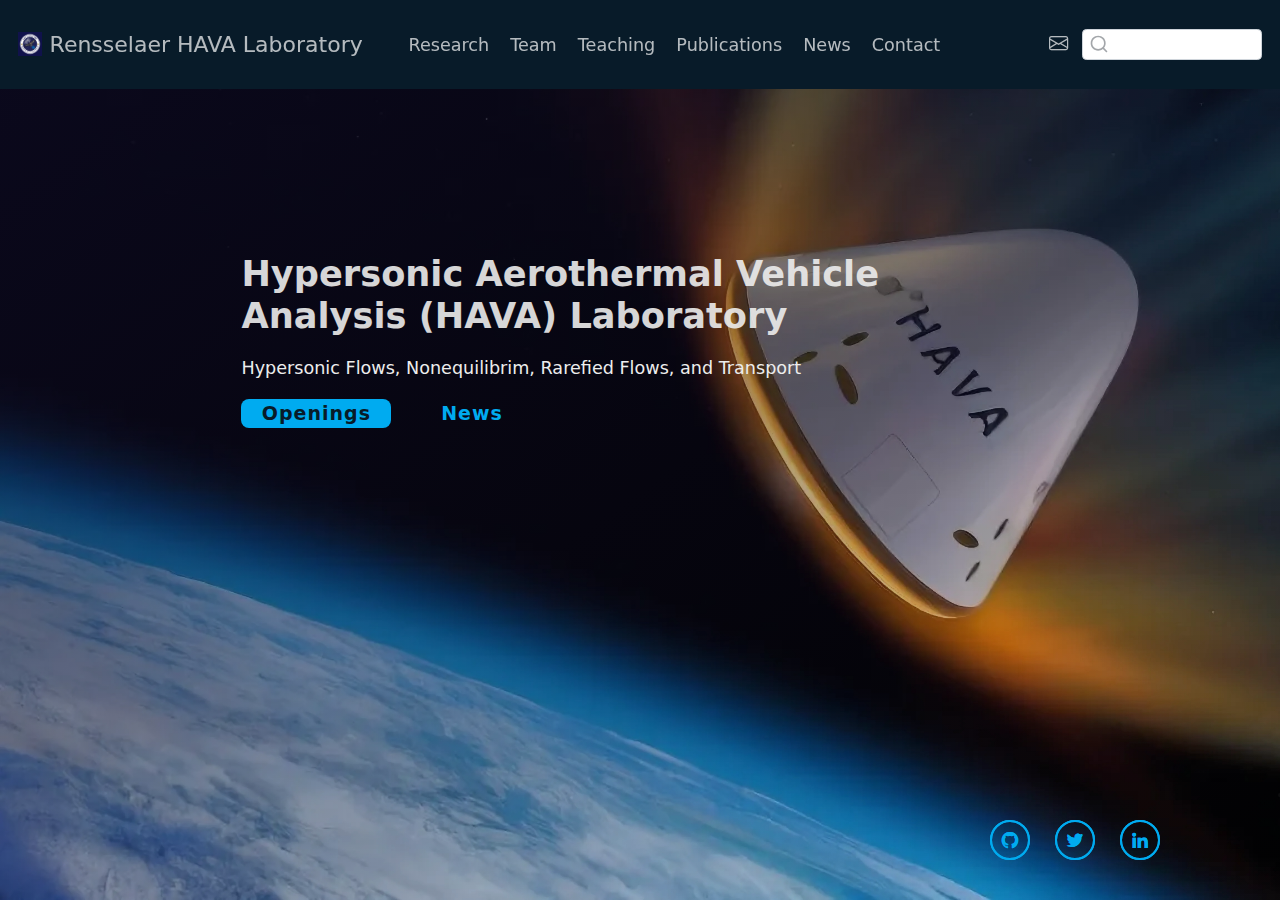
<file: docs/index.html>
<!DOCTYPE html>
<html xmlns="http://www.w3.org/1999/xhtml" lang="en" xml:lang="en"><head>

<meta charset="utf-8">
<meta name="generator" content="quarto-1.3.450">

<meta name="viewport" content="width=device-width, initial-scale=1.0, user-scalable=yes">


<title>Rensselaer HAVA Laboratory</title>
<style>
code{white-space: pre-wrap;}
span.smallcaps{font-variant: small-caps;}
div.columns{display: flex; gap: min(4vw, 1.5em);}
div.column{flex: auto; overflow-x: auto;}
div.hanging-indent{margin-left: 1.5em; text-indent: -1.5em;}
ul.task-list{list-style: none;}
ul.task-list li input[type="checkbox"] {
  width: 0.8em;
  margin: 0 0.8em 0.2em -1em; /* quarto-specific, see https://github.com/quarto-dev/quarto-cli/issues/4556 */ 
  vertical-align: middle;
}
</style>


<script src="site_libs/quarto-nav/quarto-nav.js"></script>
<script src="site_libs/clipboard/clipboard.min.js"></script>
<script src="site_libs/quarto-search/autocomplete.umd.js"></script>
<script src="site_libs/quarto-search/fuse.min.js"></script>
<script src="site_libs/quarto-search/quarto-search.js"></script>
<meta name="quarto:offset" content="./">
<link href="./img/favicon.png" rel="icon" type="image/png">
<script src="site_libs/quarto-html/quarto.js"></script>
<script src="site_libs/quarto-html/popper.min.js"></script>
<script src="site_libs/quarto-html/tippy.umd.min.js"></script>
<link href="site_libs/quarto-html/tippy.css" rel="stylesheet">
<link href="site_libs/quarto-html/quarto-syntax-highlighting.css" rel="stylesheet" id="quarto-text-highlighting-styles">
<script src="site_libs/bootstrap/bootstrap.min.js"></script>
<link href="site_libs/bootstrap/bootstrap-icons.css" rel="stylesheet">
<link href="site_libs/bootstrap/bootstrap.min.css" rel="stylesheet" id="quarto-bootstrap" data-mode="light">
<script id="quarto-search-options" type="application/json">{
  "location": "navbar",
  "copy-button": false,
  "collapse-after": 3,
  "panel-placement": "end",
  "type": "textbox",
  "limit": 20,
  "language": {
    "search-no-results-text": "No results",
    "search-matching-documents-text": "matching documents",
    "search-copy-link-title": "Copy link to search",
    "search-hide-matches-text": "Hide additional matches",
    "search-more-match-text": "more match in this document",
    "search-more-matches-text": "more matches in this document",
    "search-clear-button-title": "Clear",
    "search-detached-cancel-button-title": "Cancel",
    "search-submit-button-title": "Submit",
    "search-label": "Search"
  }
}</script>


</head>

<body class="nav-fixed fullcontent">

<div id="quarto-search-results"></div>
  <header id="quarto-header" class="headroom fixed-top">
    <nav class="navbar navbar-expand-lg navbar-dark ">
      <div class="navbar-container container-fluid">
      <div class="navbar-brand-container">
    <a href="./index.html" class="navbar-brand navbar-brand-logo">
    <img src="./img/logo_havalab.png" alt="" class="navbar-logo">
    </a>
    <a class="navbar-brand" href="./index.html">
    <span class="navbar-title">Rensselaer HAVA Laboratory</span>
    </a>
  </div>
            <div id="quarto-search" class="" title="Search"></div>
          <button class="navbar-toggler" type="button" data-bs-toggle="collapse" data-bs-target="#navbarCollapse" aria-controls="navbarCollapse" aria-expanded="false" aria-label="Toggle navigation" onclick="if (window.quartoToggleHeadroom) { window.quartoToggleHeadroom(); }">
  <span class="navbar-toggler-icon"></span>
</button>
          <div class="collapse navbar-collapse" id="navbarCollapse">
            <ul class="navbar-nav navbar-nav-scroll me-auto">
  <li class="nav-item">
    <a class="nav-link" href="./projects/index.html" rel="" target="">
 <span class="menu-text">Research</span></a>
  </li>  
  <li class="nav-item">
    <a class="nav-link" href="./team/team.html" rel="" target="">
 <span class="menu-text">Team</span></a>
  </li>  
  <li class="nav-item">
    <a class="nav-link" href="./teaching/index.html" rel="" target="">
 <span class="menu-text">Teaching</span></a>
  </li>  
  <li class="nav-item">
    <a class="nav-link" href="./publications/index.html" rel="" target="">
 <span class="menu-text">Publications</span></a>
  </li>  
  <li class="nav-item">
    <a class="nav-link" href="./links/news.html" rel="" target="">
 <span class="menu-text">News</span></a>
  </li>  
  <li class="nav-item">
    <a class="nav-link" href="./contact/index.html" rel="" target="">
 <span class="menu-text">Contact</span></a>
  </li>  
</ul>
            <ul class="navbar-nav navbar-nav-scroll ms-auto">
  <li class="nav-item compact">
    <a class="nav-link" href="mailto:tumuko@rpi.edu" rel="" target=""><i class="bi bi-envelope" role="img" aria-label="email">
</i> 
 <span class="menu-text"></span></a>
  </li>  
</ul>
            <div class="quarto-navbar-tools">
</div>
          </div> <!-- /navcollapse -->
      </div> <!-- /container-fluid -->
    </nav>
</header>
<!-- content -->
<div id="quarto-content" class="quarto-container page-columns page-rows-contents page-layout-article page-navbar">
<!-- sidebar -->
<!-- margin-sidebar -->
    
<!-- main -->
<main class="content" id="quarto-document-content">



<div class="quarto-about-jolla">
 <div id="about-block">
</div>  
</div>

<link href="html/landing.css" rel="stylesheet">
<link href="https://unpkg.com/boxicons@2.1.4/css/boxicons.min.css" rel="stylesheet">

        <div class="home-content">
            <h1>Hypersonic Aerothermal Vehicle Analysis (HAVA) Laboratory </h1>
            <p> Hypersonic Flows, Nonequilibrim, Rarefied Flows, and Transport</p>

        </div>
        <div class="home-sci">
            <a href="#"><i class="bx bxl-github"></i></a>
            <a href="#"><i class="bx bxl-twitter"></i></a>
            <a href="#"><i class="bx bxl-linkedin"></i></a>
        </div>
            <div class="btn-box">
                <a href="./links/openings.html"> Openings </a>
                <a href="./links/news.html"> News</a>
            </div>
        <div class="home-sci">
            <a href=""><i class="bx bxl-github"></i></a>
            <a href="https://x.com/HAVAlabrpi"><i class="bx bxl-twitter"></i></a>
            <a href="https://www.linkedin.com/company/havalab/about/?viewAsMember=true"><i class="bx bxl-linkedin"></i></a>
        </div>
        






</main> <!-- /main -->
<script id="quarto-html-after-body" type="application/javascript">
window.document.addEventListener("DOMContentLoaded", function (event) {
  const toggleBodyColorMode = (bsSheetEl) => {
    const mode = bsSheetEl.getAttribute("data-mode");
    const bodyEl = window.document.querySelector("body");
    if (mode === "dark") {
      bodyEl.classList.add("quarto-dark");
      bodyEl.classList.remove("quarto-light");
    } else {
      bodyEl.classList.add("quarto-light");
      bodyEl.classList.remove("quarto-dark");
    }
  }
  const toggleBodyColorPrimary = () => {
    const bsSheetEl = window.document.querySelector("link#quarto-bootstrap");
    if (bsSheetEl) {
      toggleBodyColorMode(bsSheetEl);
    }
  }
  toggleBodyColorPrimary();  
  const isCodeAnnotation = (el) => {
    for (const clz of el.classList) {
      if (clz.startsWith('code-annotation-')) {                     
        return true;
      }
    }
    return false;
  }
  const clipboard = new window.ClipboardJS('.code-copy-button', {
    text: function(trigger) {
      const codeEl = trigger.previousElementSibling.cloneNode(true);
      for (const childEl of codeEl.children) {
        if (isCodeAnnotation(childEl)) {
          childEl.remove();
        }
      }
      return codeEl.innerText;
    }
  });
  clipboard.on('success', function(e) {
    // button target
    const button = e.trigger;
    // don't keep focus
    button.blur();
    // flash "checked"
    button.classList.add('code-copy-button-checked');
    var currentTitle = button.getAttribute("title");
    button.setAttribute("title", "Copied!");
    let tooltip;
    if (window.bootstrap) {
      button.setAttribute("data-bs-toggle", "tooltip");
      button.setAttribute("data-bs-placement", "left");
      button.setAttribute("data-bs-title", "Copied!");
      tooltip = new bootstrap.Tooltip(button, 
        { trigger: "manual", 
          customClass: "code-copy-button-tooltip",
          offset: [0, -8]});
      tooltip.show();    
    }
    setTimeout(function() {
      if (tooltip) {
        tooltip.hide();
        button.removeAttribute("data-bs-title");
        button.removeAttribute("data-bs-toggle");
        button.removeAttribute("data-bs-placement");
      }
      button.setAttribute("title", currentTitle);
      button.classList.remove('code-copy-button-checked');
    }, 1000);
    // clear code selection
    e.clearSelection();
  });
  function tippyHover(el, contentFn) {
    const config = {
      allowHTML: true,
      content: contentFn,
      maxWidth: 500,
      delay: 100,
      arrow: false,
      appendTo: function(el) {
          return el.parentElement;
      },
      interactive: true,
      interactiveBorder: 10,
      theme: 'quarto',
      placement: 'bottom-start'
    };
    window.tippy(el, config); 
  }
  const noterefs = window.document.querySelectorAll('a[role="doc-noteref"]');
  for (var i=0; i<noterefs.length; i++) {
    const ref = noterefs[i];
    tippyHover(ref, function() {
      // use id or data attribute instead here
      let href = ref.getAttribute('data-footnote-href') || ref.getAttribute('href');
      try { href = new URL(href).hash; } catch {}
      const id = href.replace(/^#\/?/, "");
      const note = window.document.getElementById(id);
      return note.innerHTML;
    });
  }
      let selectedAnnoteEl;
      const selectorForAnnotation = ( cell, annotation) => {
        let cellAttr = 'data-code-cell="' + cell + '"';
        let lineAttr = 'data-code-annotation="' +  annotation + '"';
        const selector = 'span[' + cellAttr + '][' + lineAttr + ']';
        return selector;
      }
      const selectCodeLines = (annoteEl) => {
        const doc = window.document;
        const targetCell = annoteEl.getAttribute("data-target-cell");
        const targetAnnotation = annoteEl.getAttribute("data-target-annotation");
        const annoteSpan = window.document.querySelector(selectorForAnnotation(targetCell, targetAnnotation));
        const lines = annoteSpan.getAttribute("data-code-lines").split(",");
        const lineIds = lines.map((line) => {
          return targetCell + "-" + line;
        })
        let top = null;
        let height = null;
        let parent = null;
        if (lineIds.length > 0) {
            //compute the position of the single el (top and bottom and make a div)
            const el = window.document.getElementById(lineIds[0]);
            top = el.offsetTop;
            height = el.offsetHeight;
            parent = el.parentElement.parentElement;
          if (lineIds.length > 1) {
            const lastEl = window.document.getElementById(lineIds[lineIds.length - 1]);
            const bottom = lastEl.offsetTop + lastEl.offsetHeight;
            height = bottom - top;
          }
          if (top !== null && height !== null && parent !== null) {
            // cook up a div (if necessary) and position it 
            let div = window.document.getElementById("code-annotation-line-highlight");
            if (div === null) {
              div = window.document.createElement("div");
              div.setAttribute("id", "code-annotation-line-highlight");
              div.style.position = 'absolute';
              parent.appendChild(div);
            }
            div.style.top = top - 2 + "px";
            div.style.height = height + 4 + "px";
            let gutterDiv = window.document.getElementById("code-annotation-line-highlight-gutter");
            if (gutterDiv === null) {
              gutterDiv = window.document.createElement("div");
              gutterDiv.setAttribute("id", "code-annotation-line-highlight-gutter");
              gutterDiv.style.position = 'absolute';
              const codeCell = window.document.getElementById(targetCell);
              const gutter = codeCell.querySelector('.code-annotation-gutter');
              gutter.appendChild(gutterDiv);
            }
            gutterDiv.style.top = top - 2 + "px";
            gutterDiv.style.height = height + 4 + "px";
          }
          selectedAnnoteEl = annoteEl;
        }
      };
      const unselectCodeLines = () => {
        const elementsIds = ["code-annotation-line-highlight", "code-annotation-line-highlight-gutter"];
        elementsIds.forEach((elId) => {
          const div = window.document.getElementById(elId);
          if (div) {
            div.remove();
          }
        });
        selectedAnnoteEl = undefined;
      };
      // Attach click handler to the DT
      const annoteDls = window.document.querySelectorAll('dt[data-target-cell]');
      for (const annoteDlNode of annoteDls) {
        annoteDlNode.addEventListener('click', (event) => {
          const clickedEl = event.target;
          if (clickedEl !== selectedAnnoteEl) {
            unselectCodeLines();
            const activeEl = window.document.querySelector('dt[data-target-cell].code-annotation-active');
            if (activeEl) {
              activeEl.classList.remove('code-annotation-active');
            }
            selectCodeLines(clickedEl);
            clickedEl.classList.add('code-annotation-active');
          } else {
            // Unselect the line
            unselectCodeLines();
            clickedEl.classList.remove('code-annotation-active');
          }
        });
      }
  const findCites = (el) => {
    const parentEl = el.parentElement;
    if (parentEl) {
      const cites = parentEl.dataset.cites;
      if (cites) {
        return {
          el,
          cites: cites.split(' ')
        };
      } else {
        return findCites(el.parentElement)
      }
    } else {
      return undefined;
    }
  };
  var bibliorefs = window.document.querySelectorAll('a[role="doc-biblioref"]');
  for (var i=0; i<bibliorefs.length; i++) {
    const ref = bibliorefs[i];
    const citeInfo = findCites(ref);
    if (citeInfo) {
      tippyHover(citeInfo.el, function() {
        var popup = window.document.createElement('div');
        citeInfo.cites.forEach(function(cite) {
          var citeDiv = window.document.createElement('div');
          citeDiv.classList.add('hanging-indent');
          citeDiv.classList.add('csl-entry');
          var biblioDiv = window.document.getElementById('ref-' + cite);
          if (biblioDiv) {
            citeDiv.innerHTML = biblioDiv.innerHTML;
          }
          popup.appendChild(citeDiv);
        });
        return popup.innerHTML;
      });
    }
  }
});
</script>
</div> <!-- /content -->



</body></html>
</file>
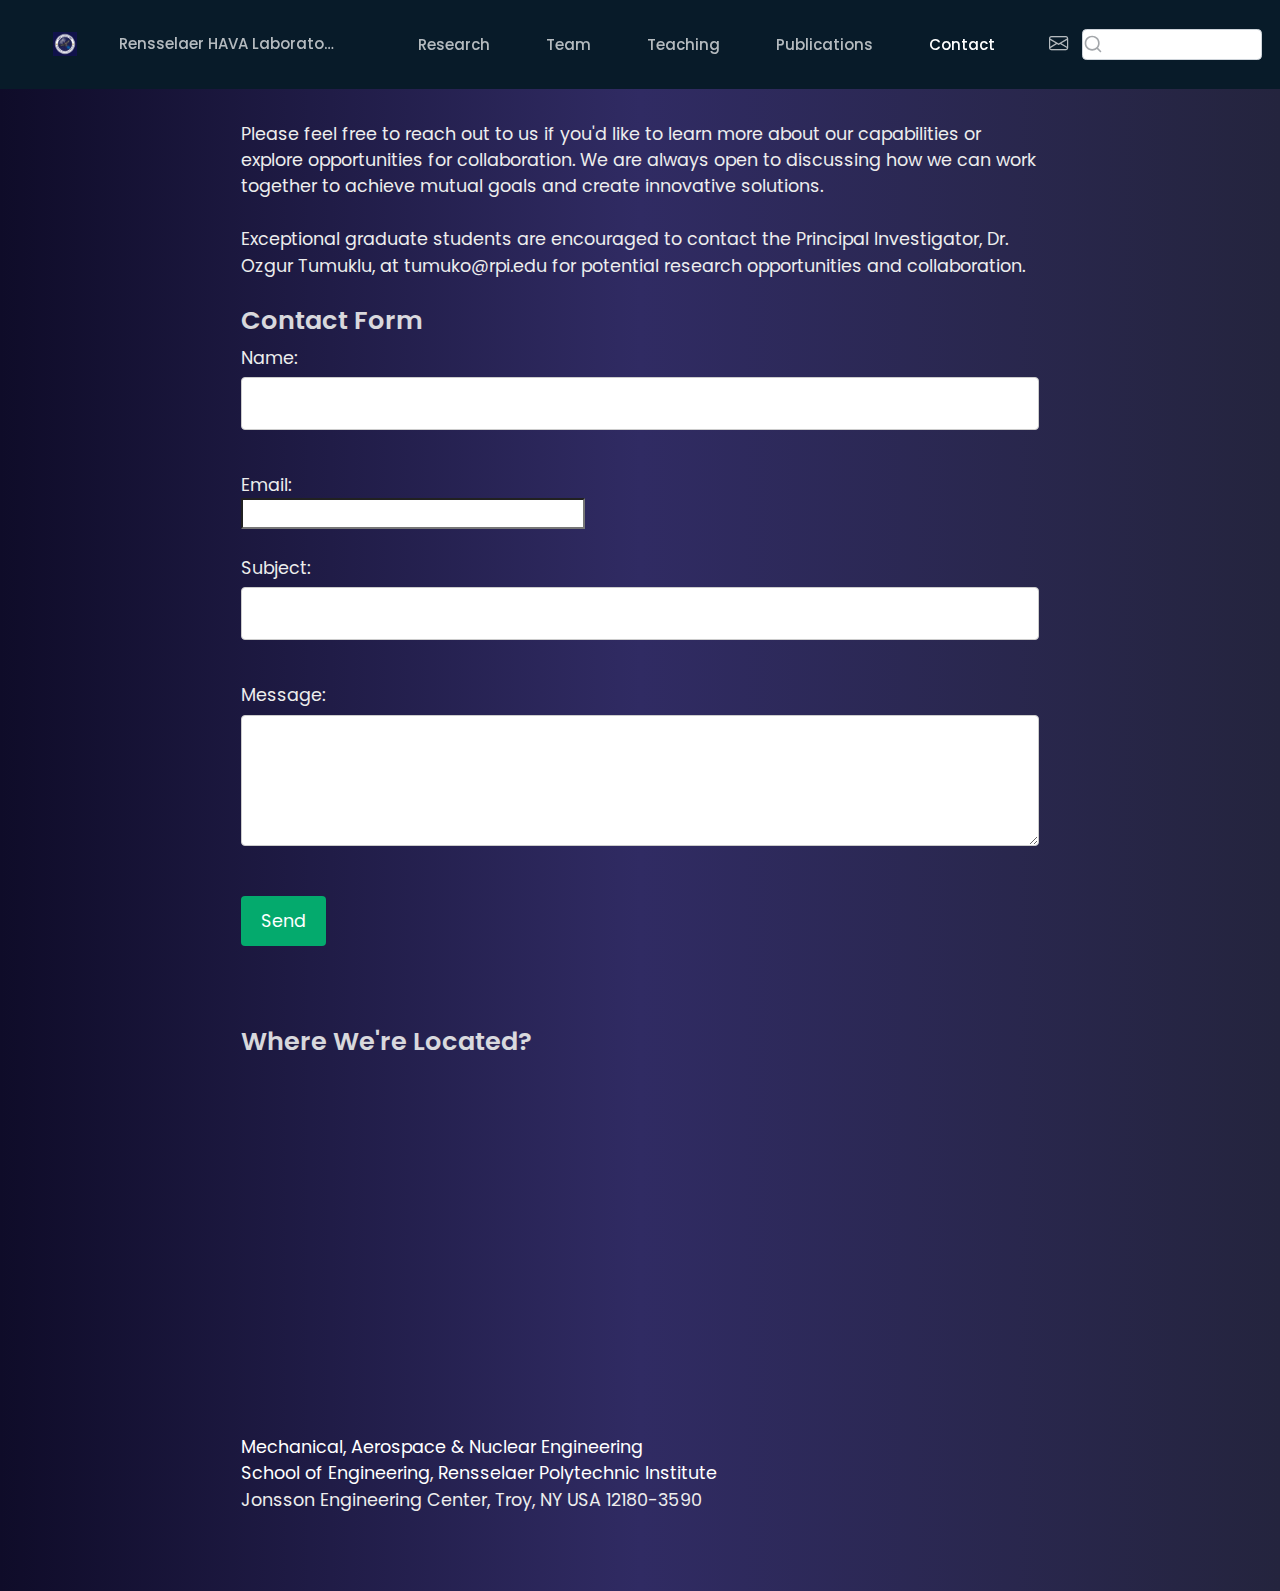
<file: docs/contact/index.html>
<!DOCTYPE html>
<html xmlns="http://www.w3.org/1999/xhtml" lang="en" xml:lang="en"><head>

<meta charset="utf-8">
<meta name="generator" content="quarto-1.3.450">

<meta name="viewport" content="width=device-width, initial-scale=1.0, user-scalable=yes">


<title>Rensselaer HAVA Laboratory -</title>
<style>
code{white-space: pre-wrap;}
span.smallcaps{font-variant: small-caps;}
div.columns{display: flex; gap: min(4vw, 1.5em);}
div.column{flex: auto; overflow-x: auto;}
div.hanging-indent{margin-left: 1.5em; text-indent: -1.5em;}
ul.task-list{list-style: none;}
ul.task-list li input[type="checkbox"] {
  width: 0.8em;
  margin: 0 0.8em 0.2em -1em; /* quarto-specific, see https://github.com/quarto-dev/quarto-cli/issues/4556 */ 
  vertical-align: middle;
}
</style>


<script src="../site_libs/quarto-nav/quarto-nav.js"></script>
<script src="../site_libs/clipboard/clipboard.min.js"></script>
<script src="../site_libs/quarto-search/autocomplete.umd.js"></script>
<script src="../site_libs/quarto-search/fuse.min.js"></script>
<script src="../site_libs/quarto-search/quarto-search.js"></script>
<meta name="quarto:offset" content="../">
<link href="../img/favicon.png" rel="icon" type="image/png">
<script src="../site_libs/quarto-html/quarto.js"></script>
<script src="../site_libs/quarto-html/popper.min.js"></script>
<script src="../site_libs/quarto-html/tippy.umd.min.js"></script>
<script src="../site_libs/quarto-html/anchor.min.js"></script>
<link href="../site_libs/quarto-html/tippy.css" rel="stylesheet">
<link href="../site_libs/quarto-html/quarto-syntax-highlighting.css" rel="stylesheet" id="quarto-text-highlighting-styles">
<script src="../site_libs/bootstrap/bootstrap.min.js"></script>
<link href="../site_libs/bootstrap/bootstrap-icons.css" rel="stylesheet">
<link href="../site_libs/bootstrap/bootstrap.min.css" rel="stylesheet" id="quarto-bootstrap" data-mode="light">
<script id="quarto-search-options" type="application/json">{
  "location": "navbar",
  "copy-button": false,
  "collapse-after": 3,
  "panel-placement": "end",
  "type": "textbox",
  "limit": 20,
  "language": {
    "search-no-results-text": "No results",
    "search-matching-documents-text": "matching documents",
    "search-copy-link-title": "Copy link to search",
    "search-hide-matches-text": "Hide additional matches",
    "search-more-match-text": "more match in this document",
    "search-more-matches-text": "more matches in this document",
    "search-clear-button-title": "Clear",
    "search-detached-cancel-button-title": "Cancel",
    "search-submit-button-title": "Submit",
    "search-label": "Search"
  }
}</script>


</head>

<body class="nav-fixed fullcontent">

<div id="quarto-search-results"></div>
  <header id="quarto-header" class="headroom fixed-top">
    <nav class="navbar navbar-expand-lg navbar-dark ">
      <div class="navbar-container container-fluid">
      <div class="navbar-brand-container">
    <a href="../index.html" class="navbar-brand navbar-brand-logo">
    <img src="../img/logo_havalab.png" alt="" class="navbar-logo">
    </a>
    <a class="navbar-brand" href="../index.html">
    <span class="navbar-title">Rensselaer HAVA Laboratory</span>
    </a>
  </div>
            <div id="quarto-search" class="" title="Search"></div>
          <button class="navbar-toggler" type="button" data-bs-toggle="collapse" data-bs-target="#navbarCollapse" aria-controls="navbarCollapse" aria-expanded="false" aria-label="Toggle navigation" onclick="if (window.quartoToggleHeadroom) { window.quartoToggleHeadroom(); }">
  <span class="navbar-toggler-icon"></span>
</button>
          <div class="collapse navbar-collapse" id="navbarCollapse">
            <ul class="navbar-nav navbar-nav-scroll me-auto">
  <li class="nav-item">
    <a class="nav-link" href="../projects/index.html" rel="" target="">
 <span class="menu-text">Research</span></a>
  </li>  
  <li class="nav-item">
    <a class="nav-link" href="../team/team.html" rel="" target="">
 <span class="menu-text">Team</span></a>
  </li>  
  <li class="nav-item">
    <a class="nav-link" href="../teaching/index.html" rel="" target="">
 <span class="menu-text">Teaching</span></a>
  </li>  
  <li class="nav-item">
    <a class="nav-link" href="../publications/index.html" rel="" target="">
 <span class="menu-text">Publications</span></a>
  </li>  
  <li class="nav-item">
    <a class="nav-link active" href="../contact/index.html" rel="" target="" aria-current="page">
 <span class="menu-text">Contact</span></a>
  </li>  
</ul>
            <ul class="navbar-nav navbar-nav-scroll ms-auto">
  <li class="nav-item compact">
    <a class="nav-link" href="mailto:tumuko@rpi.edu" rel="" target=""><i class="bi bi-envelope" role="img" aria-label="email">
</i> 
 <span class="menu-text"></span></a>
  </li>  
</ul>
            <div class="quarto-navbar-tools">
</div>
          </div> <!-- /navcollapse -->
      </div> <!-- /container-fluid -->
    </nav>
</header>
<!-- content -->
<div id="quarto-content" class="quarto-container page-columns page-rows-contents page-layout-article page-navbar">
<!-- sidebar -->
<!-- margin-sidebar -->
    
<!-- main -->
<main class="content" id="quarto-document-content">



<link href="../html/pages.css" rel="stylesheet">


<meta name="viewport" content="width=device-width, initial-scale=1">
<style>
body {font-family: Arial, Helvetica, sans-serif;}
* {box-sizing: border-box;}

input[type=text], select, textarea {
  width: 100%;
  padding: 12px;
  border: 1px solid #ccc;
  border-radius: 4px;
  box-sizing: border-box;
  margin-top: 6px;
  margin-bottom: 16px;
  resize: vertical;
}

input[type=submit] {
  background-color: #04AA6D;
  color: white;
  padding: 12px 20px;
  border: none;
  border-radius: 4px;
  cursor: pointer;
}

input[type=submit]:hover {
  background-color: #45a049;
}

.container {
  border-radius: 5px;
  background-color: #f2f2f2;
  padding: 20px;
}
</style>



Please feel free to reach out to us if you'd like to learn more about our capabilities or explore opportunities for collaboration. We are always open to discussing how we can work together to achieve mutual goals and create innovative solutions.

<br>
<br>
Exceptional graduate students are encouraged to contact the Principal Investigator, Dr. Ozgur Tumuklu, at tumuko@rpi.edu for potential research opportunities and collaboration.

<h3 class="anchored">Contact Form</h3>

<form action="send_email.php" method="POST"> <label for="name">Name:</label><br> <input type="text" id="name" name="name" required=""><br><br> <label for="email">Email:</label><br> <input type="email" id="email" name="email" required=""><br><br> <label for="subject">Subject:</label><br> <input type="text" id="subject" name="subject" required=""><br><br> <label for="message">Message:</label><br> <textarea id="message" name="message" rows="4" cols="50" required=""></textarea><br><br> <input type="submit" value="Send"> </form>

<br>
<br>

<h3 class="anchored">Where We're Located?</h3>

<p><iframe src="https://www.google.com/maps/embed?pb=!1m18!1m12!1m3!1d2930.776523035785!2d-73.68286802402913!3d42.729620571161036!2m3!1f0!2f0!3f0!3m2!1i1024!2i768!4f13.1!3m3!1m2!1s0x89de0fa08064a661%3A0x9988e3fc27d910a9!2sDepartment%20of%20Mechanical%2C%20Aerospace%2C%20and%20Nuclear%20Engineering!5e0!3m2!1sen!2sus!4v1696722460555!5m2!1sen!2sus" width="750" height="300" style="border:0;" allowfullscreen="" loading="lazy" referrerpolicy="no-referrer-when-downgrade"></iframe> </p>

<br>
<section id="footer-contact-info" class="block block-block clearfix">
<a href="https://mane.rpi.edu/" style="color: white;"> Mechanical, Aerospace &amp; Nuclear Engineering</a><br>
<a href="http://eng.rpi.edu/" style="color: white;">School of Engineering</a>, <a href="http://www.rpi.edu/" style="color: white;">Rensselaer Polytechnic Institute</a><br>
Jonsson Engineering Center, Troy, NY USA 12180-3590

</section>



</main> <!-- /main -->
<script id="quarto-html-after-body" type="application/javascript">
window.document.addEventListener("DOMContentLoaded", function (event) {
  const toggleBodyColorMode = (bsSheetEl) => {
    const mode = bsSheetEl.getAttribute("data-mode");
    const bodyEl = window.document.querySelector("body");
    if (mode === "dark") {
      bodyEl.classList.add("quarto-dark");
      bodyEl.classList.remove("quarto-light");
    } else {
      bodyEl.classList.add("quarto-light");
      bodyEl.classList.remove("quarto-dark");
    }
  }
  const toggleBodyColorPrimary = () => {
    const bsSheetEl = window.document.querySelector("link#quarto-bootstrap");
    if (bsSheetEl) {
      toggleBodyColorMode(bsSheetEl);
    }
  }
  toggleBodyColorPrimary();  
  const icon = "";
  const anchorJS = new window.AnchorJS();
  anchorJS.options = {
    placement: 'right',
    icon: icon
  };
  anchorJS.add('.anchored');
  const isCodeAnnotation = (el) => {
    for (const clz of el.classList) {
      if (clz.startsWith('code-annotation-')) {                     
        return true;
      }
    }
    return false;
  }
  const clipboard = new window.ClipboardJS('.code-copy-button', {
    text: function(trigger) {
      const codeEl = trigger.previousElementSibling.cloneNode(true);
      for (const childEl of codeEl.children) {
        if (isCodeAnnotation(childEl)) {
          childEl.remove();
        }
      }
      return codeEl.innerText;
    }
  });
  clipboard.on('success', function(e) {
    // button target
    const button = e.trigger;
    // don't keep focus
    button.blur();
    // flash "checked"
    button.classList.add('code-copy-button-checked');
    var currentTitle = button.getAttribute("title");
    button.setAttribute("title", "Copied!");
    let tooltip;
    if (window.bootstrap) {
      button.setAttribute("data-bs-toggle", "tooltip");
      button.setAttribute("data-bs-placement", "left");
      button.setAttribute("data-bs-title", "Copied!");
      tooltip = new bootstrap.Tooltip(button, 
        { trigger: "manual", 
          customClass: "code-copy-button-tooltip",
          offset: [0, -8]});
      tooltip.show();    
    }
    setTimeout(function() {
      if (tooltip) {
        tooltip.hide();
        button.removeAttribute("data-bs-title");
        button.removeAttribute("data-bs-toggle");
        button.removeAttribute("data-bs-placement");
      }
      button.setAttribute("title", currentTitle);
      button.classList.remove('code-copy-button-checked');
    }, 1000);
    // clear code selection
    e.clearSelection();
  });
  function tippyHover(el, contentFn) {
    const config = {
      allowHTML: true,
      content: contentFn,
      maxWidth: 500,
      delay: 100,
      arrow: false,
      appendTo: function(el) {
          return el.parentElement;
      },
      interactive: true,
      interactiveBorder: 10,
      theme: 'quarto',
      placement: 'bottom-start'
    };
    window.tippy(el, config); 
  }
  const noterefs = window.document.querySelectorAll('a[role="doc-noteref"]');
  for (var i=0; i<noterefs.length; i++) {
    const ref = noterefs[i];
    tippyHover(ref, function() {
      // use id or data attribute instead here
      let href = ref.getAttribute('data-footnote-href') || ref.getAttribute('href');
      try { href = new URL(href).hash; } catch {}
      const id = href.replace(/^#\/?/, "");
      const note = window.document.getElementById(id);
      return note.innerHTML;
    });
  }
      let selectedAnnoteEl;
      const selectorForAnnotation = ( cell, annotation) => {
        let cellAttr = 'data-code-cell="' + cell + '"';
        let lineAttr = 'data-code-annotation="' +  annotation + '"';
        const selector = 'span[' + cellAttr + '][' + lineAttr + ']';
        return selector;
      }
      const selectCodeLines = (annoteEl) => {
        const doc = window.document;
        const targetCell = annoteEl.getAttribute("data-target-cell");
        const targetAnnotation = annoteEl.getAttribute("data-target-annotation");
        const annoteSpan = window.document.querySelector(selectorForAnnotation(targetCell, targetAnnotation));
        const lines = annoteSpan.getAttribute("data-code-lines").split(",");
        const lineIds = lines.map((line) => {
          return targetCell + "-" + line;
        })
        let top = null;
        let height = null;
        let parent = null;
        if (lineIds.length > 0) {
            //compute the position of the single el (top and bottom and make a div)
            const el = window.document.getElementById(lineIds[0]);
            top = el.offsetTop;
            height = el.offsetHeight;
            parent = el.parentElement.parentElement;
          if (lineIds.length > 1) {
            const lastEl = window.document.getElementById(lineIds[lineIds.length - 1]);
            const bottom = lastEl.offsetTop + lastEl.offsetHeight;
            height = bottom - top;
          }
          if (top !== null && height !== null && parent !== null) {
            // cook up a div (if necessary) and position it 
            let div = window.document.getElementById("code-annotation-line-highlight");
            if (div === null) {
              div = window.document.createElement("div");
              div.setAttribute("id", "code-annotation-line-highlight");
              div.style.position = 'absolute';
              parent.appendChild(div);
            }
            div.style.top = top - 2 + "px";
            div.style.height = height + 4 + "px";
            let gutterDiv = window.document.getElementById("code-annotation-line-highlight-gutter");
            if (gutterDiv === null) {
              gutterDiv = window.document.createElement("div");
              gutterDiv.setAttribute("id", "code-annotation-line-highlight-gutter");
              gutterDiv.style.position = 'absolute';
              const codeCell = window.document.getElementById(targetCell);
              const gutter = codeCell.querySelector('.code-annotation-gutter');
              gutter.appendChild(gutterDiv);
            }
            gutterDiv.style.top = top - 2 + "px";
            gutterDiv.style.height = height + 4 + "px";
          }
          selectedAnnoteEl = annoteEl;
        }
      };
      const unselectCodeLines = () => {
        const elementsIds = ["code-annotation-line-highlight", "code-annotation-line-highlight-gutter"];
        elementsIds.forEach((elId) => {
          const div = window.document.getElementById(elId);
          if (div) {
            div.remove();
          }
        });
        selectedAnnoteEl = undefined;
      };
      // Attach click handler to the DT
      const annoteDls = window.document.querySelectorAll('dt[data-target-cell]');
      for (const annoteDlNode of annoteDls) {
        annoteDlNode.addEventListener('click', (event) => {
          const clickedEl = event.target;
          if (clickedEl !== selectedAnnoteEl) {
            unselectCodeLines();
            const activeEl = window.document.querySelector('dt[data-target-cell].code-annotation-active');
            if (activeEl) {
              activeEl.classList.remove('code-annotation-active');
            }
            selectCodeLines(clickedEl);
            clickedEl.classList.add('code-annotation-active');
          } else {
            // Unselect the line
            unselectCodeLines();
            clickedEl.classList.remove('code-annotation-active');
          }
        });
      }
  const findCites = (el) => {
    const parentEl = el.parentElement;
    if (parentEl) {
      const cites = parentEl.dataset.cites;
      if (cites) {
        return {
          el,
          cites: cites.split(' ')
        };
      } else {
        return findCites(el.parentElement)
      }
    } else {
      return undefined;
    }
  };
  var bibliorefs = window.document.querySelectorAll('a[role="doc-biblioref"]');
  for (var i=0; i<bibliorefs.length; i++) {
    const ref = bibliorefs[i];
    const citeInfo = findCites(ref);
    if (citeInfo) {
      tippyHover(citeInfo.el, function() {
        var popup = window.document.createElement('div');
        citeInfo.cites.forEach(function(cite) {
          var citeDiv = window.document.createElement('div');
          citeDiv.classList.add('hanging-indent');
          citeDiv.classList.add('csl-entry');
          var biblioDiv = window.document.getElementById('ref-' + cite);
          if (biblioDiv) {
            citeDiv.innerHTML = biblioDiv.innerHTML;
          }
          popup.appendChild(citeDiv);
        });
        return popup.innerHTML;
      });
    }
  }
});
</script>
</div> <!-- /content -->



</body></html>
</file>
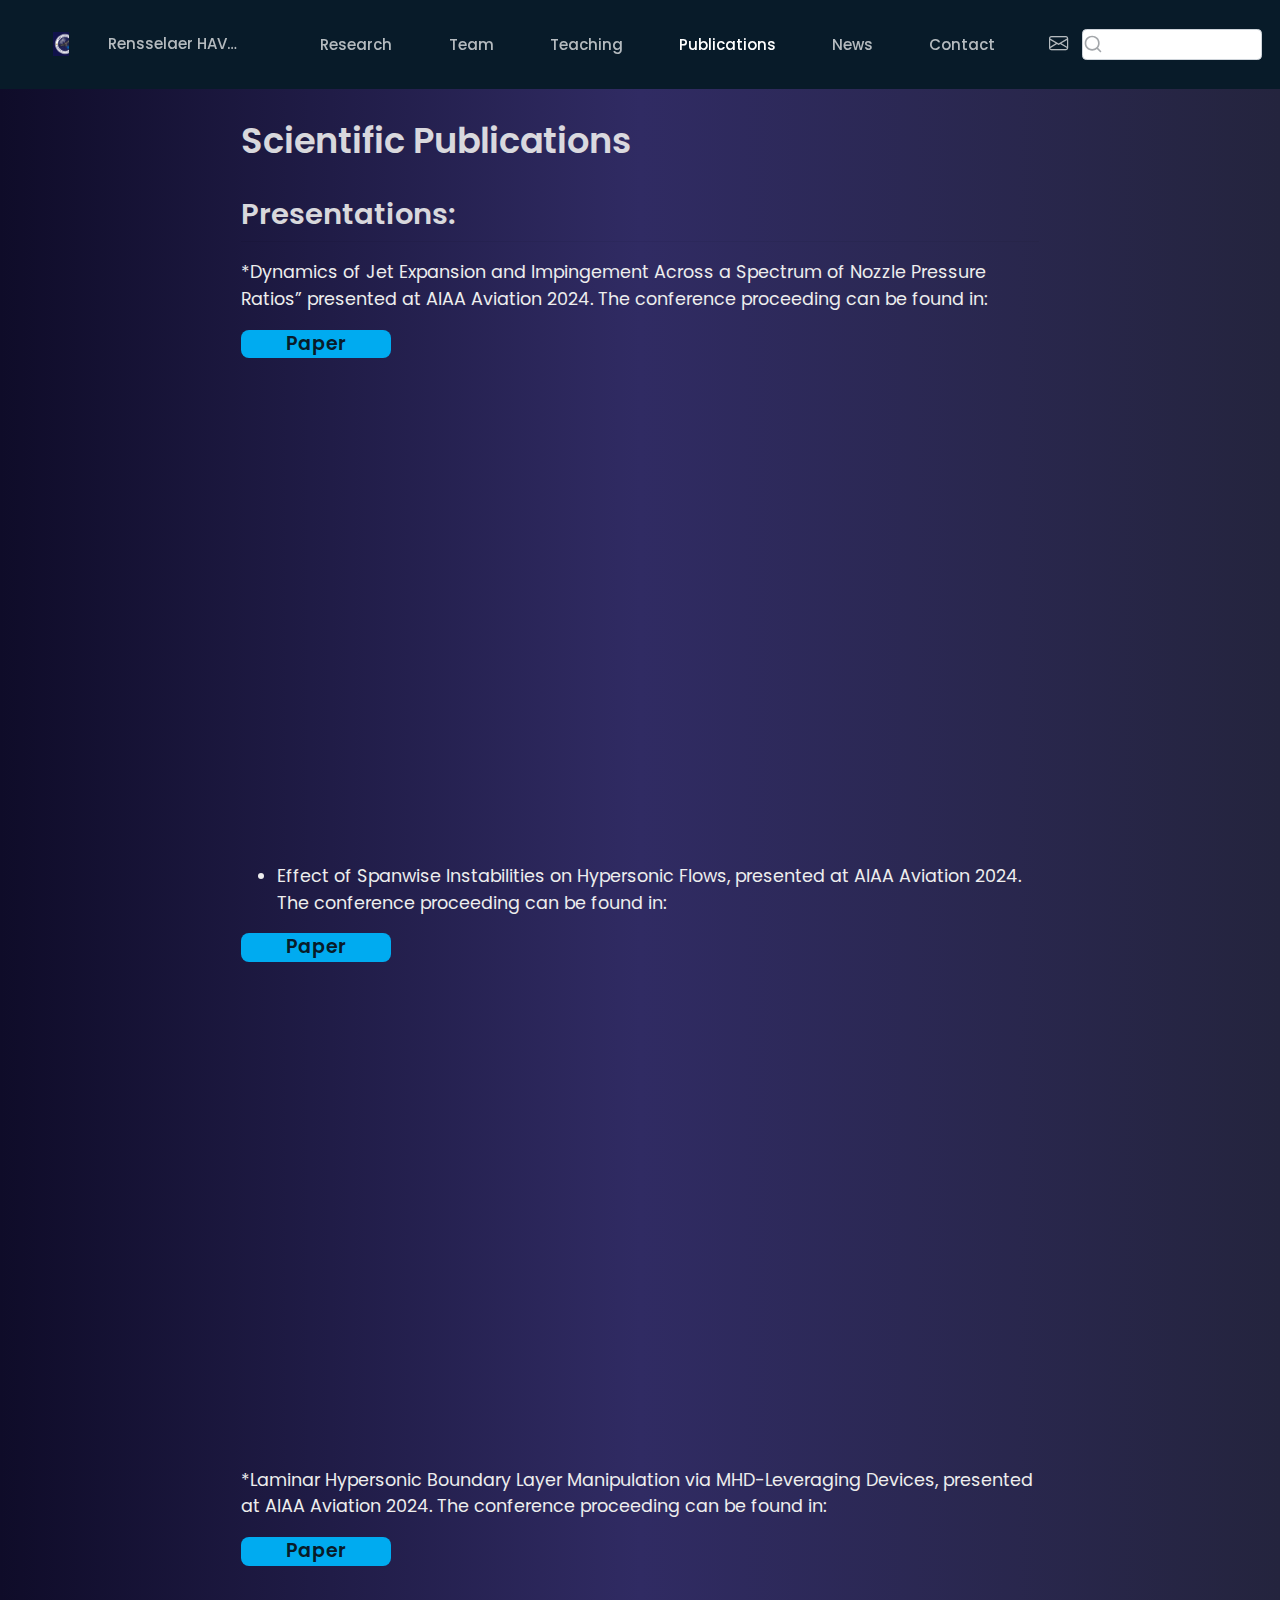
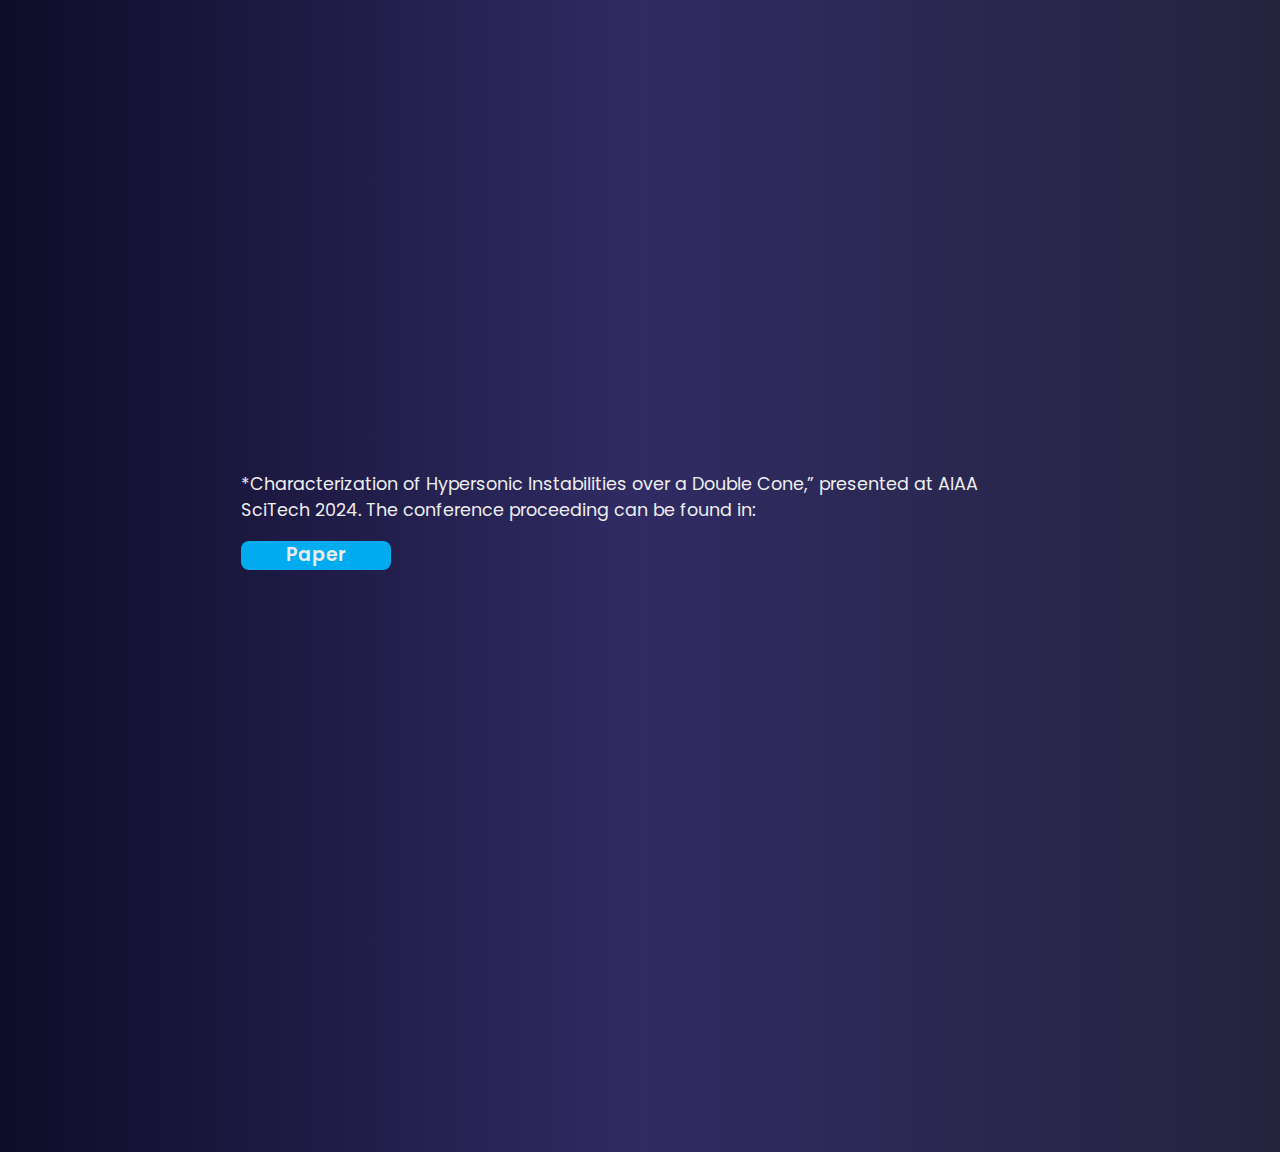
<file: docs/publications/index.html>
<!DOCTYPE html>
<html xmlns="http://www.w3.org/1999/xhtml" lang="en" xml:lang="en"><head>

<meta charset="utf-8">
<meta name="generator" content="quarto-1.3.450">

<meta name="viewport" content="width=device-width, initial-scale=1.0, user-scalable=yes">


<title>Rensselaer HAVA Laboratory - Scientific Publications</title>
<style>
code{white-space: pre-wrap;}
span.smallcaps{font-variant: small-caps;}
div.columns{display: flex; gap: min(4vw, 1.5em);}
div.column{flex: auto; overflow-x: auto;}
div.hanging-indent{margin-left: 1.5em; text-indent: -1.5em;}
ul.task-list{list-style: none;}
ul.task-list li input[type="checkbox"] {
  width: 0.8em;
  margin: 0 0.8em 0.2em -1em; /* quarto-specific, see https://github.com/quarto-dev/quarto-cli/issues/4556 */ 
  vertical-align: middle;
}
</style>


<script src="../site_libs/quarto-nav/quarto-nav.js"></script>
<script src="../site_libs/clipboard/clipboard.min.js"></script>
<script src="../site_libs/quarto-search/autocomplete.umd.js"></script>
<script src="../site_libs/quarto-search/fuse.min.js"></script>
<script src="../site_libs/quarto-search/quarto-search.js"></script>
<meta name="quarto:offset" content="../">
<link href="../img/favicon.png" rel="icon" type="image/png">
<script src="../site_libs/quarto-html/quarto.js"></script>
<script src="../site_libs/quarto-html/popper.min.js"></script>
<script src="../site_libs/quarto-html/tippy.umd.min.js"></script>
<script src="../site_libs/quarto-html/anchor.min.js"></script>
<link href="../site_libs/quarto-html/tippy.css" rel="stylesheet">
<link href="../site_libs/quarto-html/quarto-syntax-highlighting.css" rel="stylesheet" id="quarto-text-highlighting-styles">
<script src="../site_libs/bootstrap/bootstrap.min.js"></script>
<link href="../site_libs/bootstrap/bootstrap-icons.css" rel="stylesheet">
<link href="../site_libs/bootstrap/bootstrap.min.css" rel="stylesheet" id="quarto-bootstrap" data-mode="light">
<script id="quarto-search-options" type="application/json">{
  "location": "navbar",
  "copy-button": false,
  "collapse-after": 3,
  "panel-placement": "end",
  "type": "textbox",
  "limit": 20,
  "language": {
    "search-no-results-text": "No results",
    "search-matching-documents-text": "matching documents",
    "search-copy-link-title": "Copy link to search",
    "search-hide-matches-text": "Hide additional matches",
    "search-more-match-text": "more match in this document",
    "search-more-matches-text": "more matches in this document",
    "search-clear-button-title": "Clear",
    "search-detached-cancel-button-title": "Cancel",
    "search-submit-button-title": "Submit",
    "search-label": "Search"
  }
}</script>


</head>

<body class="nav-fixed fullcontent">

<div id="quarto-search-results"></div>
  <header id="quarto-header" class="headroom fixed-top">
    <nav class="navbar navbar-expand-lg navbar-dark ">
      <div class="navbar-container container-fluid">
      <div class="navbar-brand-container">
    <a href="../index.html" class="navbar-brand navbar-brand-logo">
    <img src="../img/logo_havalab.png" alt="" class="navbar-logo">
    </a>
    <a class="navbar-brand" href="../index.html">
    <span class="navbar-title">Rensselaer HAVA Laboratory</span>
    </a>
  </div>
            <div id="quarto-search" class="" title="Search"></div>
          <button class="navbar-toggler" type="button" data-bs-toggle="collapse" data-bs-target="#navbarCollapse" aria-controls="navbarCollapse" aria-expanded="false" aria-label="Toggle navigation" onclick="if (window.quartoToggleHeadroom) { window.quartoToggleHeadroom(); }">
  <span class="navbar-toggler-icon"></span>
</button>
          <div class="collapse navbar-collapse" id="navbarCollapse">
            <ul class="navbar-nav navbar-nav-scroll me-auto">
  <li class="nav-item">
    <a class="nav-link" href="../projects/index.html" rel="" target="">
 <span class="menu-text">Research</span></a>
  </li>  
  <li class="nav-item">
    <a class="nav-link" href="../team/team.html" rel="" target="">
 <span class="menu-text">Team</span></a>
  </li>  
  <li class="nav-item">
    <a class="nav-link" href="../teaching/index.html" rel="" target="">
 <span class="menu-text">Teaching</span></a>
  </li>  
  <li class="nav-item">
    <a class="nav-link active" href="../publications/index.html" rel="" target="" aria-current="page">
 <span class="menu-text">Publications</span></a>
  </li>  
  <li class="nav-item">
    <a class="nav-link" href="../links/news.html" rel="" target="">
 <span class="menu-text">News</span></a>
  </li>  
  <li class="nav-item">
    <a class="nav-link" href="../contact/index.html" rel="" target="">
 <span class="menu-text">Contact</span></a>
  </li>  
</ul>
            <ul class="navbar-nav navbar-nav-scroll ms-auto">
  <li class="nav-item compact">
    <a class="nav-link" href="mailto:tumuko@rpi.edu" rel="" target=""><i class="bi bi-envelope" role="img" aria-label="email">
</i> 
 <span class="menu-text"></span></a>
  </li>  
</ul>
            <div class="quarto-navbar-tools">
</div>
          </div> <!-- /navcollapse -->
      </div> <!-- /container-fluid -->
    </nav>
</header>
<!-- content -->
<div id="quarto-content" class="quarto-container page-columns page-rows-contents page-layout-article page-navbar">
<!-- sidebar -->
<!-- margin-sidebar -->
    
<!-- main -->
<main class="content" id="quarto-document-content">

<header id="title-block-header" class="quarto-title-block default">
<div class="quarto-title">
<h1 class="title">Scientific Publications</h1>
</div>



<div class="quarto-title-meta">

    
  
    
  </div>
  

</header>

<link href="../html/pages.css" rel="stylesheet">
<section id="presentations" class="level2">
<h2 class="anchored" data-anchor-id="presentations">Presentations:</h2>
<p>*Dynamics of Jet Expansion and Impingement Across a Spectrum of Nozzle Pressure Ratios” presented at AIAA Aviation 2024. The conference proceeding can be found in:</p>
            <div class="btn-box">
                <a href="https://arc.aiaa.org/doi/abs/10.2514/6.2024-4086"> Paper </a>
            </div>
<iframe src="TumukluAviation2024Jetv2Final.pdf" style="width: 800px;height: 480px;border: none;">
</iframe>
<ul>
<li>Effect of Spanwise Instabilities on Hypersonic Flows​, presented at AIAA Aviation 2024. The conference proceeding can be found in:</li>
</ul>
            <div class="btn-box">
                <a href="https://arc.aiaa.org/doi/10.2514/6.2024-3834"> Paper </a>
            </div>
<iframe src="DoubleWedgeAviation2024Final.pdf" style="width: 800px;height: 480px;border: none;">
</iframe>
<p>*Laminar Hypersonic Boundary Layer Manipulation via MHD-Leveraging Devices​, presented at AIAA Aviation 2024. The conference proceeding can be found in:</p>
            <div class="btn-box">
                <a href="https://arc.aiaa.org/doi/10.2514/6.2024-4154"> Paper </a>
            </div>
<iframe src="AVIATION-2024-HAVA.pdf" style="width: 800px;height: 480px;border: none;">
</iframe>
<p>*Characterization of Hypersonic Instabilities over a Double Cone,” presented at AIAA SciTech 2024. The conference proceeding can be found in:</p>
            <div class="btn-box">
                <a> Paper </a>
            </div>
<iframe src="Scitech2024_Tumuklu_DoubleCone.pdf" style="width: 800px;height: 480px;border: none;">
</iframe>


</section>

</main> <!-- /main -->
<script id="quarto-html-after-body" type="application/javascript">
window.document.addEventListener("DOMContentLoaded", function (event) {
  const toggleBodyColorMode = (bsSheetEl) => {
    const mode = bsSheetEl.getAttribute("data-mode");
    const bodyEl = window.document.querySelector("body");
    if (mode === "dark") {
      bodyEl.classList.add("quarto-dark");
      bodyEl.classList.remove("quarto-light");
    } else {
      bodyEl.classList.add("quarto-light");
      bodyEl.classList.remove("quarto-dark");
    }
  }
  const toggleBodyColorPrimary = () => {
    const bsSheetEl = window.document.querySelector("link#quarto-bootstrap");
    if (bsSheetEl) {
      toggleBodyColorMode(bsSheetEl);
    }
  }
  toggleBodyColorPrimary();  
  const icon = "";
  const anchorJS = new window.AnchorJS();
  anchorJS.options = {
    placement: 'right',
    icon: icon
  };
  anchorJS.add('.anchored');
  const isCodeAnnotation = (el) => {
    for (const clz of el.classList) {
      if (clz.startsWith('code-annotation-')) {                     
        return true;
      }
    }
    return false;
  }
  const clipboard = new window.ClipboardJS('.code-copy-button', {
    text: function(trigger) {
      const codeEl = trigger.previousElementSibling.cloneNode(true);
      for (const childEl of codeEl.children) {
        if (isCodeAnnotation(childEl)) {
          childEl.remove();
        }
      }
      return codeEl.innerText;
    }
  });
  clipboard.on('success', function(e) {
    // button target
    const button = e.trigger;
    // don't keep focus
    button.blur();
    // flash "checked"
    button.classList.add('code-copy-button-checked');
    var currentTitle = button.getAttribute("title");
    button.setAttribute("title", "Copied!");
    let tooltip;
    if (window.bootstrap) {
      button.setAttribute("data-bs-toggle", "tooltip");
      button.setAttribute("data-bs-placement", "left");
      button.setAttribute("data-bs-title", "Copied!");
      tooltip = new bootstrap.Tooltip(button, 
        { trigger: "manual", 
          customClass: "code-copy-button-tooltip",
          offset: [0, -8]});
      tooltip.show();    
    }
    setTimeout(function() {
      if (tooltip) {
        tooltip.hide();
        button.removeAttribute("data-bs-title");
        button.removeAttribute("data-bs-toggle");
        button.removeAttribute("data-bs-placement");
      }
      button.setAttribute("title", currentTitle);
      button.classList.remove('code-copy-button-checked');
    }, 1000);
    // clear code selection
    e.clearSelection();
  });
  function tippyHover(el, contentFn) {
    const config = {
      allowHTML: true,
      content: contentFn,
      maxWidth: 500,
      delay: 100,
      arrow: false,
      appendTo: function(el) {
          return el.parentElement;
      },
      interactive: true,
      interactiveBorder: 10,
      theme: 'quarto',
      placement: 'bottom-start'
    };
    window.tippy(el, config); 
  }
  const noterefs = window.document.querySelectorAll('a[role="doc-noteref"]');
  for (var i=0; i<noterefs.length; i++) {
    const ref = noterefs[i];
    tippyHover(ref, function() {
      // use id or data attribute instead here
      let href = ref.getAttribute('data-footnote-href') || ref.getAttribute('href');
      try { href = new URL(href).hash; } catch {}
      const id = href.replace(/^#\/?/, "");
      const note = window.document.getElementById(id);
      return note.innerHTML;
    });
  }
      let selectedAnnoteEl;
      const selectorForAnnotation = ( cell, annotation) => {
        let cellAttr = 'data-code-cell="' + cell + '"';
        let lineAttr = 'data-code-annotation="' +  annotation + '"';
        const selector = 'span[' + cellAttr + '][' + lineAttr + ']';
        return selector;
      }
      const selectCodeLines = (annoteEl) => {
        const doc = window.document;
        const targetCell = annoteEl.getAttribute("data-target-cell");
        const targetAnnotation = annoteEl.getAttribute("data-target-annotation");
        const annoteSpan = window.document.querySelector(selectorForAnnotation(targetCell, targetAnnotation));
        const lines = annoteSpan.getAttribute("data-code-lines").split(",");
        const lineIds = lines.map((line) => {
          return targetCell + "-" + line;
        })
        let top = null;
        let height = null;
        let parent = null;
        if (lineIds.length > 0) {
            //compute the position of the single el (top and bottom and make a div)
            const el = window.document.getElementById(lineIds[0]);
            top = el.offsetTop;
            height = el.offsetHeight;
            parent = el.parentElement.parentElement;
          if (lineIds.length > 1) {
            const lastEl = window.document.getElementById(lineIds[lineIds.length - 1]);
            const bottom = lastEl.offsetTop + lastEl.offsetHeight;
            height = bottom - top;
          }
          if (top !== null && height !== null && parent !== null) {
            // cook up a div (if necessary) and position it 
            let div = window.document.getElementById("code-annotation-line-highlight");
            if (div === null) {
              div = window.document.createElement("div");
              div.setAttribute("id", "code-annotation-line-highlight");
              div.style.position = 'absolute';
              parent.appendChild(div);
            }
            div.style.top = top - 2 + "px";
            div.style.height = height + 4 + "px";
            let gutterDiv = window.document.getElementById("code-annotation-line-highlight-gutter");
            if (gutterDiv === null) {
              gutterDiv = window.document.createElement("div");
              gutterDiv.setAttribute("id", "code-annotation-line-highlight-gutter");
              gutterDiv.style.position = 'absolute';
              const codeCell = window.document.getElementById(targetCell);
              const gutter = codeCell.querySelector('.code-annotation-gutter');
              gutter.appendChild(gutterDiv);
            }
            gutterDiv.style.top = top - 2 + "px";
            gutterDiv.style.height = height + 4 + "px";
          }
          selectedAnnoteEl = annoteEl;
        }
      };
      const unselectCodeLines = () => {
        const elementsIds = ["code-annotation-line-highlight", "code-annotation-line-highlight-gutter"];
        elementsIds.forEach((elId) => {
          const div = window.document.getElementById(elId);
          if (div) {
            div.remove();
          }
        });
        selectedAnnoteEl = undefined;
      };
      // Attach click handler to the DT
      const annoteDls = window.document.querySelectorAll('dt[data-target-cell]');
      for (const annoteDlNode of annoteDls) {
        annoteDlNode.addEventListener('click', (event) => {
          const clickedEl = event.target;
          if (clickedEl !== selectedAnnoteEl) {
            unselectCodeLines();
            const activeEl = window.document.querySelector('dt[data-target-cell].code-annotation-active');
            if (activeEl) {
              activeEl.classList.remove('code-annotation-active');
            }
            selectCodeLines(clickedEl);
            clickedEl.classList.add('code-annotation-active');
          } else {
            // Unselect the line
            unselectCodeLines();
            clickedEl.classList.remove('code-annotation-active');
          }
        });
      }
  const findCites = (el) => {
    const parentEl = el.parentElement;
    if (parentEl) {
      const cites = parentEl.dataset.cites;
      if (cites) {
        return {
          el,
          cites: cites.split(' ')
        };
      } else {
        return findCites(el.parentElement)
      }
    } else {
      return undefined;
    }
  };
  var bibliorefs = window.document.querySelectorAll('a[role="doc-biblioref"]');
  for (var i=0; i<bibliorefs.length; i++) {
    const ref = bibliorefs[i];
    const citeInfo = findCites(ref);
    if (citeInfo) {
      tippyHover(citeInfo.el, function() {
        var popup = window.document.createElement('div');
        citeInfo.cites.forEach(function(cite) {
          var citeDiv = window.document.createElement('div');
          citeDiv.classList.add('hanging-indent');
          citeDiv.classList.add('csl-entry');
          var biblioDiv = window.document.getElementById('ref-' + cite);
          if (biblioDiv) {
            citeDiv.innerHTML = biblioDiv.innerHTML;
          }
          popup.appendChild(citeDiv);
        });
        return popup.innerHTML;
      });
    }
  }
});
</script>
</div> <!-- /content -->



</body></html>
</file>
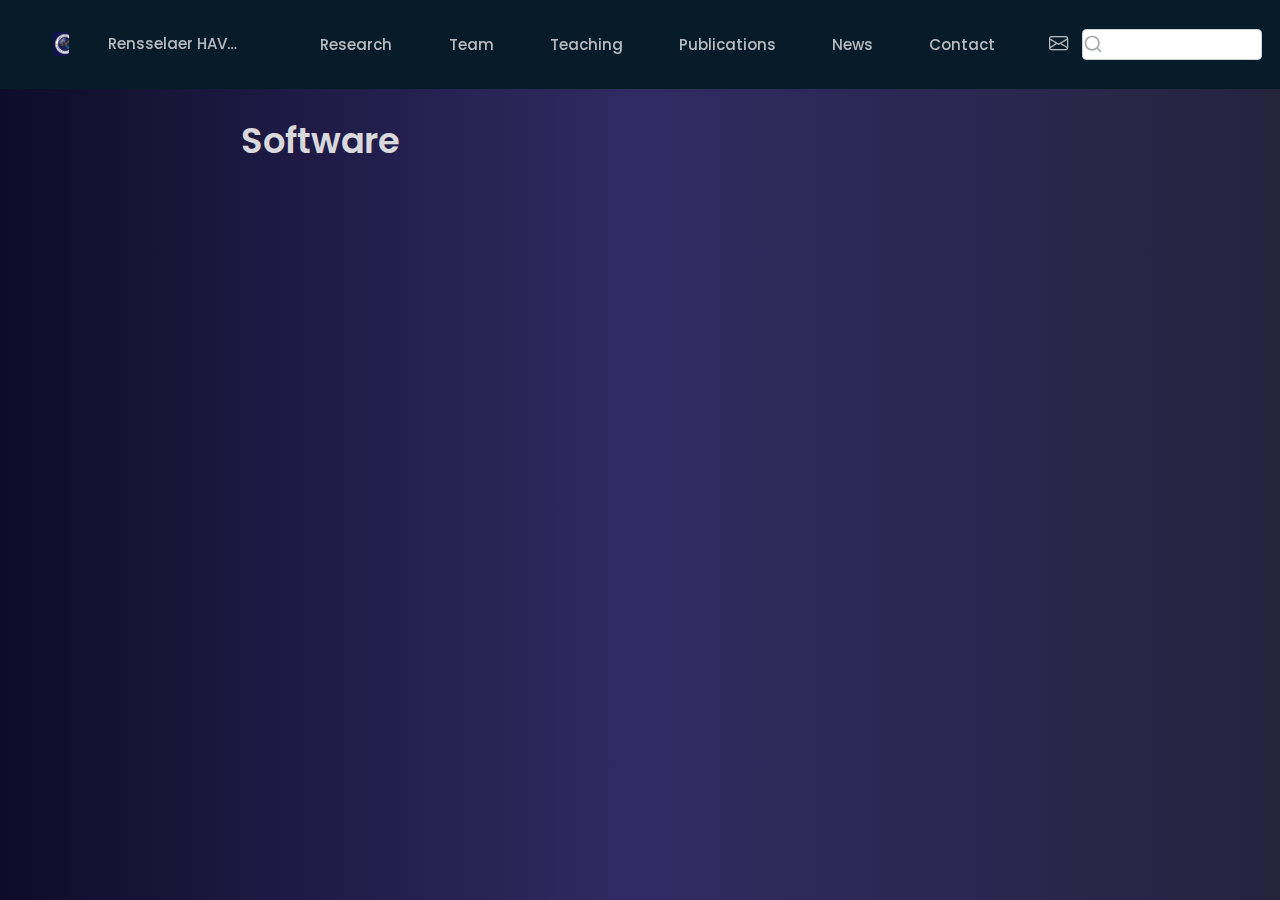
<file: docs/software/index.html>
<!DOCTYPE html>
<html xmlns="http://www.w3.org/1999/xhtml" lang="en" xml:lang="en"><head>

<meta charset="utf-8">
<meta name="generator" content="quarto-1.3.450">

<meta name="viewport" content="width=device-width, initial-scale=1.0, user-scalable=yes">


<title>Rensselaer HAVA Laboratory - Software</title>
<style>
code{white-space: pre-wrap;}
span.smallcaps{font-variant: small-caps;}
div.columns{display: flex; gap: min(4vw, 1.5em);}
div.column{flex: auto; overflow-x: auto;}
div.hanging-indent{margin-left: 1.5em; text-indent: -1.5em;}
ul.task-list{list-style: none;}
ul.task-list li input[type="checkbox"] {
  width: 0.8em;
  margin: 0 0.8em 0.2em -1em; /* quarto-specific, see https://github.com/quarto-dev/quarto-cli/issues/4556 */ 
  vertical-align: middle;
}
</style>


<script src="../site_libs/quarto-nav/quarto-nav.js"></script>
<script src="../site_libs/clipboard/clipboard.min.js"></script>
<script src="../site_libs/quarto-search/autocomplete.umd.js"></script>
<script src="../site_libs/quarto-search/fuse.min.js"></script>
<script src="../site_libs/quarto-search/quarto-search.js"></script>
<meta name="quarto:offset" content="../">
<link href="../img/favicon.png" rel="icon" type="image/png">
<script src="../site_libs/quarto-html/quarto.js"></script>
<script src="../site_libs/quarto-html/popper.min.js"></script>
<script src="../site_libs/quarto-html/tippy.umd.min.js"></script>
<script src="../site_libs/quarto-html/anchor.min.js"></script>
<link href="../site_libs/quarto-html/tippy.css" rel="stylesheet">
<link href="../site_libs/quarto-html/quarto-syntax-highlighting.css" rel="stylesheet" id="quarto-text-highlighting-styles">
<script src="../site_libs/bootstrap/bootstrap.min.js"></script>
<link href="../site_libs/bootstrap/bootstrap-icons.css" rel="stylesheet">
<link href="../site_libs/bootstrap/bootstrap.min.css" rel="stylesheet" id="quarto-bootstrap" data-mode="light">
<script id="quarto-search-options" type="application/json">{
  "location": "navbar",
  "copy-button": false,
  "collapse-after": 3,
  "panel-placement": "end",
  "type": "textbox",
  "limit": 20,
  "language": {
    "search-no-results-text": "No results",
    "search-matching-documents-text": "matching documents",
    "search-copy-link-title": "Copy link to search",
    "search-hide-matches-text": "Hide additional matches",
    "search-more-match-text": "more match in this document",
    "search-more-matches-text": "more matches in this document",
    "search-clear-button-title": "Clear",
    "search-detached-cancel-button-title": "Cancel",
    "search-submit-button-title": "Submit",
    "search-label": "Search"
  }
}</script>


</head>

<body class="nav-fixed fullcontent">

<div id="quarto-search-results"></div>
  <header id="quarto-header" class="headroom fixed-top">
    <nav class="navbar navbar-expand-lg navbar-dark ">
      <div class="navbar-container container-fluid">
      <div class="navbar-brand-container">
    <a href="../index.html" class="navbar-brand navbar-brand-logo">
    <img src="../img/logo_havalab.png" alt="" class="navbar-logo">
    </a>
    <a class="navbar-brand" href="../index.html">
    <span class="navbar-title">Rensselaer HAVA Laboratory</span>
    </a>
  </div>
            <div id="quarto-search" class="" title="Search"></div>
          <button class="navbar-toggler" type="button" data-bs-toggle="collapse" data-bs-target="#navbarCollapse" aria-controls="navbarCollapse" aria-expanded="false" aria-label="Toggle navigation" onclick="if (window.quartoToggleHeadroom) { window.quartoToggleHeadroom(); }">
  <span class="navbar-toggler-icon"></span>
</button>
          <div class="collapse navbar-collapse" id="navbarCollapse">
            <ul class="navbar-nav navbar-nav-scroll me-auto">
  <li class="nav-item">
    <a class="nav-link" href="../projects/index.html" rel="" target="">
 <span class="menu-text">Research</span></a>
  </li>  
  <li class="nav-item">
    <a class="nav-link" href="../team/team.html" rel="" target="">
 <span class="menu-text">Team</span></a>
  </li>  
  <li class="nav-item">
    <a class="nav-link" href="../teaching/index.html" rel="" target="">
 <span class="menu-text">Teaching</span></a>
  </li>  
  <li class="nav-item">
    <a class="nav-link" href="../publications/index.html" rel="" target="">
 <span class="menu-text">Publications</span></a>
  </li>  
  <li class="nav-item">
    <a class="nav-link" href="../links/news.html" rel="" target="">
 <span class="menu-text">News</span></a>
  </li>  
  <li class="nav-item">
    <a class="nav-link" href="../contact/index.html" rel="" target="">
 <span class="menu-text">Contact</span></a>
  </li>  
</ul>
            <ul class="navbar-nav navbar-nav-scroll ms-auto">
  <li class="nav-item compact">
    <a class="nav-link" href="mailto:tumuko@rpi.edu" rel="" target=""><i class="bi bi-envelope" role="img" aria-label="email">
</i> 
 <span class="menu-text"></span></a>
  </li>  
</ul>
            <div class="quarto-navbar-tools">
</div>
          </div> <!-- /navcollapse -->
      </div> <!-- /container-fluid -->
    </nav>
</header>
<!-- content -->
<div id="quarto-content" class="quarto-container page-columns page-rows-contents page-layout-article page-navbar">
<!-- sidebar -->
<!-- margin-sidebar -->
    
<!-- main -->
<main class="content" id="quarto-document-content">

<header id="title-block-header" class="quarto-title-block default">
<div class="quarto-title">
<h1 class="title">Software</h1>
</div>



<div class="quarto-title-meta">

    
  
    
  </div>
  

</header>

<link href="../html/pages.css" rel="stylesheet">



</main> <!-- /main -->
<script id="quarto-html-after-body" type="application/javascript">
window.document.addEventListener("DOMContentLoaded", function (event) {
  const toggleBodyColorMode = (bsSheetEl) => {
    const mode = bsSheetEl.getAttribute("data-mode");
    const bodyEl = window.document.querySelector("body");
    if (mode === "dark") {
      bodyEl.classList.add("quarto-dark");
      bodyEl.classList.remove("quarto-light");
    } else {
      bodyEl.classList.add("quarto-light");
      bodyEl.classList.remove("quarto-dark");
    }
  }
  const toggleBodyColorPrimary = () => {
    const bsSheetEl = window.document.querySelector("link#quarto-bootstrap");
    if (bsSheetEl) {
      toggleBodyColorMode(bsSheetEl);
    }
  }
  toggleBodyColorPrimary();  
  const icon = "";
  const anchorJS = new window.AnchorJS();
  anchorJS.options = {
    placement: 'right',
    icon: icon
  };
  anchorJS.add('.anchored');
  const isCodeAnnotation = (el) => {
    for (const clz of el.classList) {
      if (clz.startsWith('code-annotation-')) {                     
        return true;
      }
    }
    return false;
  }
  const clipboard = new window.ClipboardJS('.code-copy-button', {
    text: function(trigger) {
      const codeEl = trigger.previousElementSibling.cloneNode(true);
      for (const childEl of codeEl.children) {
        if (isCodeAnnotation(childEl)) {
          childEl.remove();
        }
      }
      return codeEl.innerText;
    }
  });
  clipboard.on('success', function(e) {
    // button target
    const button = e.trigger;
    // don't keep focus
    button.blur();
    // flash "checked"
    button.classList.add('code-copy-button-checked');
    var currentTitle = button.getAttribute("title");
    button.setAttribute("title", "Copied!");
    let tooltip;
    if (window.bootstrap) {
      button.setAttribute("data-bs-toggle", "tooltip");
      button.setAttribute("data-bs-placement", "left");
      button.setAttribute("data-bs-title", "Copied!");
      tooltip = new bootstrap.Tooltip(button, 
        { trigger: "manual", 
          customClass: "code-copy-button-tooltip",
          offset: [0, -8]});
      tooltip.show();    
    }
    setTimeout(function() {
      if (tooltip) {
        tooltip.hide();
        button.removeAttribute("data-bs-title");
        button.removeAttribute("data-bs-toggle");
        button.removeAttribute("data-bs-placement");
      }
      button.setAttribute("title", currentTitle);
      button.classList.remove('code-copy-button-checked');
    }, 1000);
    // clear code selection
    e.clearSelection();
  });
  function tippyHover(el, contentFn) {
    const config = {
      allowHTML: true,
      content: contentFn,
      maxWidth: 500,
      delay: 100,
      arrow: false,
      appendTo: function(el) {
          return el.parentElement;
      },
      interactive: true,
      interactiveBorder: 10,
      theme: 'quarto',
      placement: 'bottom-start'
    };
    window.tippy(el, config); 
  }
  const noterefs = window.document.querySelectorAll('a[role="doc-noteref"]');
  for (var i=0; i<noterefs.length; i++) {
    const ref = noterefs[i];
    tippyHover(ref, function() {
      // use id or data attribute instead here
      let href = ref.getAttribute('data-footnote-href') || ref.getAttribute('href');
      try { href = new URL(href).hash; } catch {}
      const id = href.replace(/^#\/?/, "");
      const note = window.document.getElementById(id);
      return note.innerHTML;
    });
  }
      let selectedAnnoteEl;
      const selectorForAnnotation = ( cell, annotation) => {
        let cellAttr = 'data-code-cell="' + cell + '"';
        let lineAttr = 'data-code-annotation="' +  annotation + '"';
        const selector = 'span[' + cellAttr + '][' + lineAttr + ']';
        return selector;
      }
      const selectCodeLines = (annoteEl) => {
        const doc = window.document;
        const targetCell = annoteEl.getAttribute("data-target-cell");
        const targetAnnotation = annoteEl.getAttribute("data-target-annotation");
        const annoteSpan = window.document.querySelector(selectorForAnnotation(targetCell, targetAnnotation));
        const lines = annoteSpan.getAttribute("data-code-lines").split(",");
        const lineIds = lines.map((line) => {
          return targetCell + "-" + line;
        })
        let top = null;
        let height = null;
        let parent = null;
        if (lineIds.length > 0) {
            //compute the position of the single el (top and bottom and make a div)
            const el = window.document.getElementById(lineIds[0]);
            top = el.offsetTop;
            height = el.offsetHeight;
            parent = el.parentElement.parentElement;
          if (lineIds.length > 1) {
            const lastEl = window.document.getElementById(lineIds[lineIds.length - 1]);
            const bottom = lastEl.offsetTop + lastEl.offsetHeight;
            height = bottom - top;
          }
          if (top !== null && height !== null && parent !== null) {
            // cook up a div (if necessary) and position it 
            let div = window.document.getElementById("code-annotation-line-highlight");
            if (div === null) {
              div = window.document.createElement("div");
              div.setAttribute("id", "code-annotation-line-highlight");
              div.style.position = 'absolute';
              parent.appendChild(div);
            }
            div.style.top = top - 2 + "px";
            div.style.height = height + 4 + "px";
            let gutterDiv = window.document.getElementById("code-annotation-line-highlight-gutter");
            if (gutterDiv === null) {
              gutterDiv = window.document.createElement("div");
              gutterDiv.setAttribute("id", "code-annotation-line-highlight-gutter");
              gutterDiv.style.position = 'absolute';
              const codeCell = window.document.getElementById(targetCell);
              const gutter = codeCell.querySelector('.code-annotation-gutter');
              gutter.appendChild(gutterDiv);
            }
            gutterDiv.style.top = top - 2 + "px";
            gutterDiv.style.height = height + 4 + "px";
          }
          selectedAnnoteEl = annoteEl;
        }
      };
      const unselectCodeLines = () => {
        const elementsIds = ["code-annotation-line-highlight", "code-annotation-line-highlight-gutter"];
        elementsIds.forEach((elId) => {
          const div = window.document.getElementById(elId);
          if (div) {
            div.remove();
          }
        });
        selectedAnnoteEl = undefined;
      };
      // Attach click handler to the DT
      const annoteDls = window.document.querySelectorAll('dt[data-target-cell]');
      for (const annoteDlNode of annoteDls) {
        annoteDlNode.addEventListener('click', (event) => {
          const clickedEl = event.target;
          if (clickedEl !== selectedAnnoteEl) {
            unselectCodeLines();
            const activeEl = window.document.querySelector('dt[data-target-cell].code-annotation-active');
            if (activeEl) {
              activeEl.classList.remove('code-annotation-active');
            }
            selectCodeLines(clickedEl);
            clickedEl.classList.add('code-annotation-active');
          } else {
            // Unselect the line
            unselectCodeLines();
            clickedEl.classList.remove('code-annotation-active');
          }
        });
      }
  const findCites = (el) => {
    const parentEl = el.parentElement;
    if (parentEl) {
      const cites = parentEl.dataset.cites;
      if (cites) {
        return {
          el,
          cites: cites.split(' ')
        };
      } else {
        return findCites(el.parentElement)
      }
    } else {
      return undefined;
    }
  };
  var bibliorefs = window.document.querySelectorAll('a[role="doc-biblioref"]');
  for (var i=0; i<bibliorefs.length; i++) {
    const ref = bibliorefs[i];
    const citeInfo = findCites(ref);
    if (citeInfo) {
      tippyHover(citeInfo.el, function() {
        var popup = window.document.createElement('div');
        citeInfo.cites.forEach(function(cite) {
          var citeDiv = window.document.createElement('div');
          citeDiv.classList.add('hanging-indent');
          citeDiv.classList.add('csl-entry');
          var biblioDiv = window.document.getElementById('ref-' + cite);
          if (biblioDiv) {
            citeDiv.innerHTML = biblioDiv.innerHTML;
          }
          popup.appendChild(citeDiv);
        });
        return popup.innerHTML;
      });
    }
  }
});
</script>
</div> <!-- /content -->



</body></html>
</file>
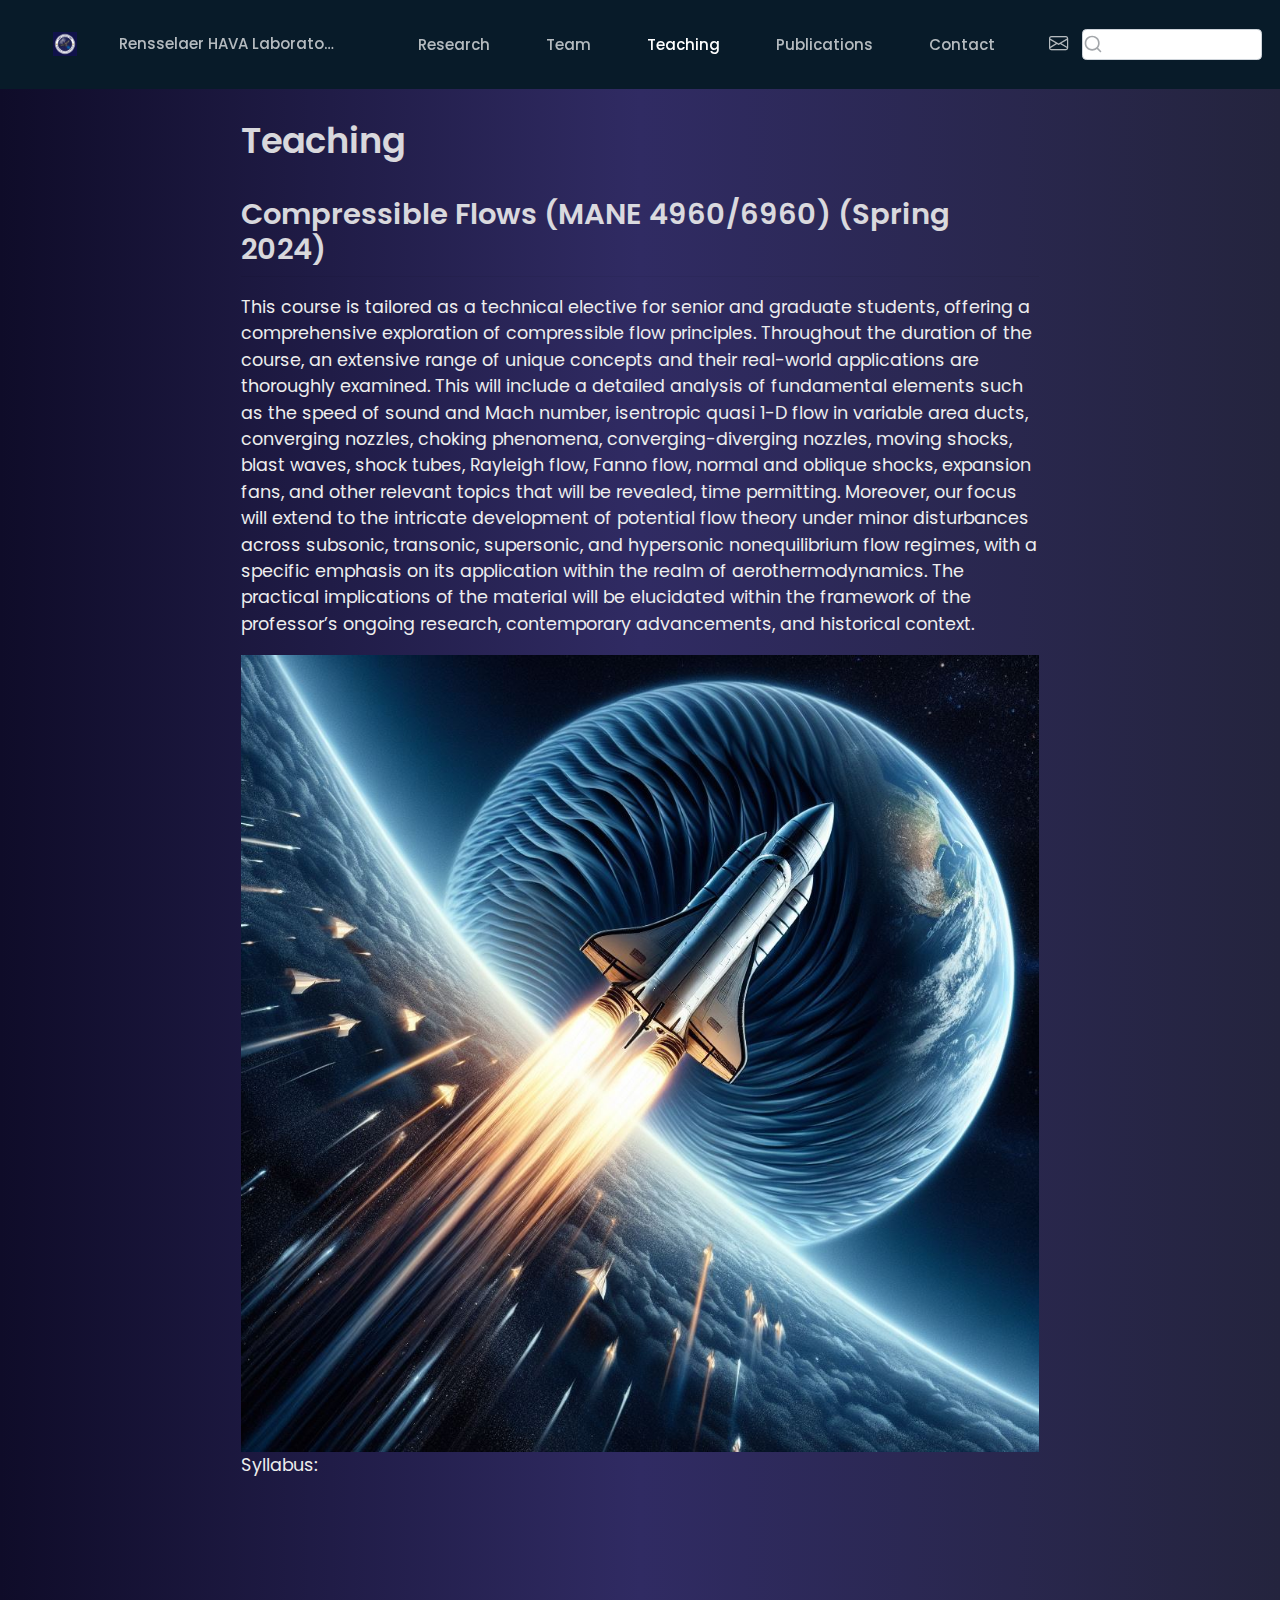
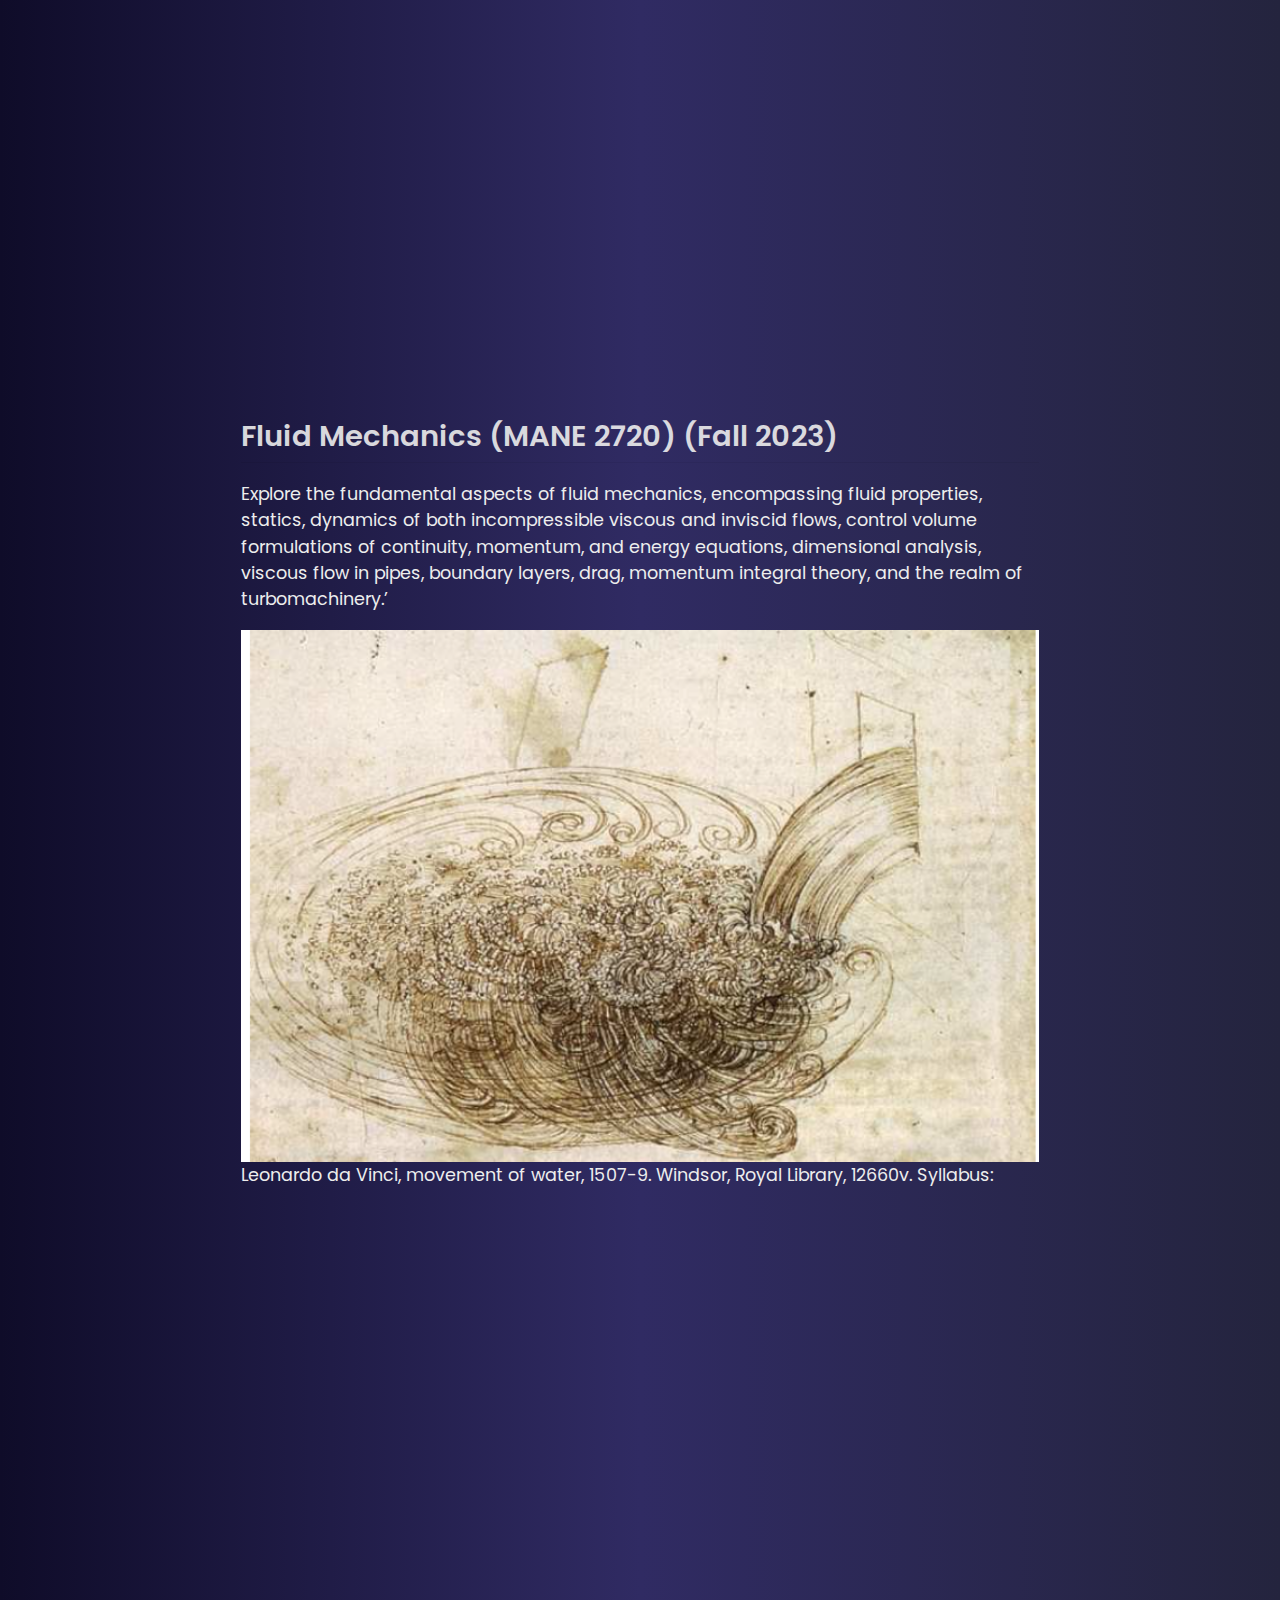
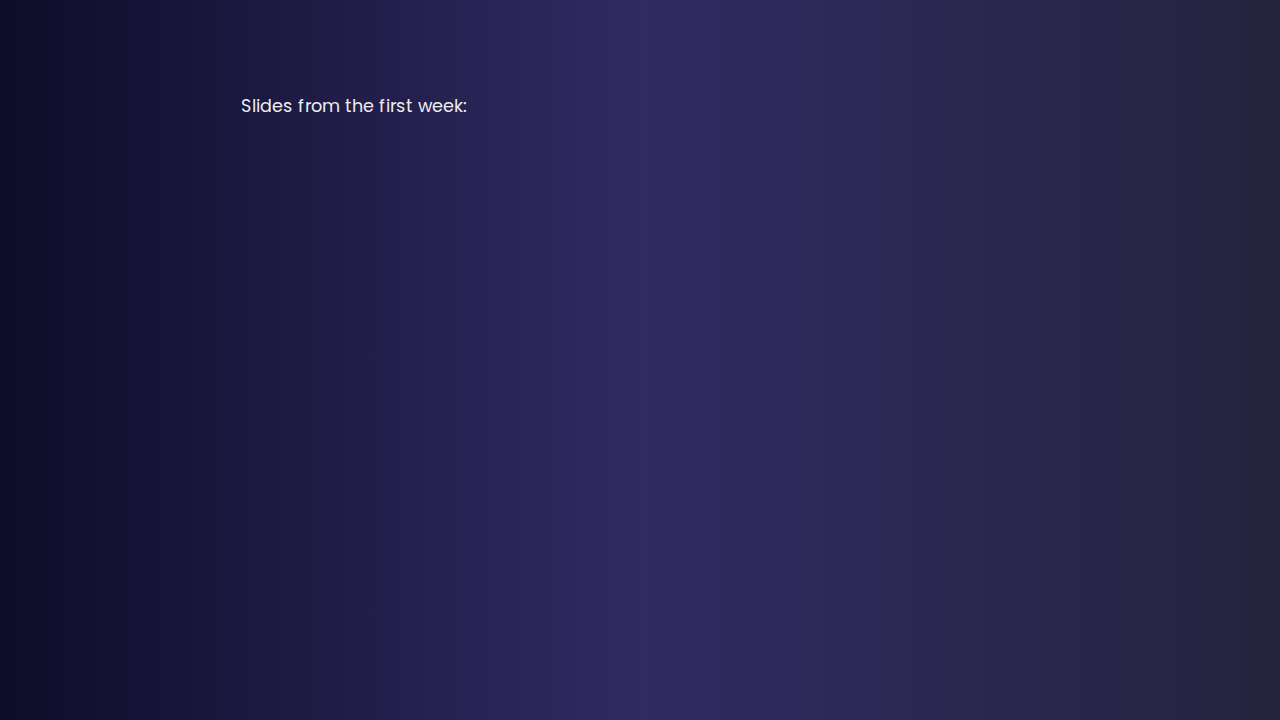
<file: docs/teaching/index.html>
<!DOCTYPE html>
<html xmlns="http://www.w3.org/1999/xhtml" lang="en" xml:lang="en"><head>

<meta charset="utf-8">
<meta name="generator" content="quarto-1.3.450">

<meta name="viewport" content="width=device-width, initial-scale=1.0, user-scalable=yes">


<title>Rensselaer HAVA Laboratory - Teaching</title>
<style>
code{white-space: pre-wrap;}
span.smallcaps{font-variant: small-caps;}
div.columns{display: flex; gap: min(4vw, 1.5em);}
div.column{flex: auto; overflow-x: auto;}
div.hanging-indent{margin-left: 1.5em; text-indent: -1.5em;}
ul.task-list{list-style: none;}
ul.task-list li input[type="checkbox"] {
  width: 0.8em;
  margin: 0 0.8em 0.2em -1em; /* quarto-specific, see https://github.com/quarto-dev/quarto-cli/issues/4556 */ 
  vertical-align: middle;
}
</style>


<script src="../site_libs/quarto-nav/quarto-nav.js"></script>
<script src="../site_libs/clipboard/clipboard.min.js"></script>
<script src="../site_libs/quarto-search/autocomplete.umd.js"></script>
<script src="../site_libs/quarto-search/fuse.min.js"></script>
<script src="../site_libs/quarto-search/quarto-search.js"></script>
<meta name="quarto:offset" content="../">
<link href="../img/favicon.png" rel="icon" type="image/png">
<script src="../site_libs/quarto-html/quarto.js"></script>
<script src="../site_libs/quarto-html/popper.min.js"></script>
<script src="../site_libs/quarto-html/tippy.umd.min.js"></script>
<script src="../site_libs/quarto-html/anchor.min.js"></script>
<link href="../site_libs/quarto-html/tippy.css" rel="stylesheet">
<link href="../site_libs/quarto-html/quarto-syntax-highlighting.css" rel="stylesheet" id="quarto-text-highlighting-styles">
<script src="../site_libs/bootstrap/bootstrap.min.js"></script>
<link href="../site_libs/bootstrap/bootstrap-icons.css" rel="stylesheet">
<link href="../site_libs/bootstrap/bootstrap.min.css" rel="stylesheet" id="quarto-bootstrap" data-mode="light">
<script id="quarto-search-options" type="application/json">{
  "location": "navbar",
  "copy-button": false,
  "collapse-after": 3,
  "panel-placement": "end",
  "type": "textbox",
  "limit": 20,
  "language": {
    "search-no-results-text": "No results",
    "search-matching-documents-text": "matching documents",
    "search-copy-link-title": "Copy link to search",
    "search-hide-matches-text": "Hide additional matches",
    "search-more-match-text": "more match in this document",
    "search-more-matches-text": "more matches in this document",
    "search-clear-button-title": "Clear",
    "search-detached-cancel-button-title": "Cancel",
    "search-submit-button-title": "Submit",
    "search-label": "Search"
  }
}</script>


</head>

<body class="nav-fixed fullcontent">

<div id="quarto-search-results"></div>
  <header id="quarto-header" class="headroom fixed-top">
    <nav class="navbar navbar-expand-lg navbar-dark ">
      <div class="navbar-container container-fluid">
      <div class="navbar-brand-container">
    <a href="../index.html" class="navbar-brand navbar-brand-logo">
    <img src="../img/logo_havalab.png" alt="" class="navbar-logo">
    </a>
    <a class="navbar-brand" href="../index.html">
    <span class="navbar-title">Rensselaer HAVA Laboratory</span>
    </a>
  </div>
            <div id="quarto-search" class="" title="Search"></div>
          <button class="navbar-toggler" type="button" data-bs-toggle="collapse" data-bs-target="#navbarCollapse" aria-controls="navbarCollapse" aria-expanded="false" aria-label="Toggle navigation" onclick="if (window.quartoToggleHeadroom) { window.quartoToggleHeadroom(); }">
  <span class="navbar-toggler-icon"></span>
</button>
          <div class="collapse navbar-collapse" id="navbarCollapse">
            <ul class="navbar-nav navbar-nav-scroll me-auto">
  <li class="nav-item">
    <a class="nav-link" href="../projects/index.html" rel="" target="">
 <span class="menu-text">Research</span></a>
  </li>  
  <li class="nav-item">
    <a class="nav-link" href="../team/team.html" rel="" target="">
 <span class="menu-text">Team</span></a>
  </li>  
  <li class="nav-item">
    <a class="nav-link active" href="../teaching/index.html" rel="" target="" aria-current="page">
 <span class="menu-text">Teaching</span></a>
  </li>  
  <li class="nav-item">
    <a class="nav-link" href="../publications/index.html" rel="" target="">
 <span class="menu-text">Publications</span></a>
  </li>  
  <li class="nav-item">
    <a class="nav-link" href="../contact/index.html" rel="" target="">
 <span class="menu-text">Contact</span></a>
  </li>  
</ul>
            <ul class="navbar-nav navbar-nav-scroll ms-auto">
  <li class="nav-item compact">
    <a class="nav-link" href="mailto:tumuko@rpi.edu" rel="" target=""><i class="bi bi-envelope" role="img" aria-label="email">
</i> 
 <span class="menu-text"></span></a>
  </li>  
</ul>
            <div class="quarto-navbar-tools">
</div>
          </div> <!-- /navcollapse -->
      </div> <!-- /container-fluid -->
    </nav>
</header>
<!-- content -->
<div id="quarto-content" class="quarto-container page-columns page-rows-contents page-layout-article page-navbar">
<!-- sidebar -->
<!-- margin-sidebar -->
    
<!-- main -->
<main class="content" id="quarto-document-content">

<header id="title-block-header" class="quarto-title-block default">
<div class="quarto-title">
<h1 class="title">Teaching</h1>
</div>



<div class="quarto-title-meta">

    
  
    
  </div>
  

</header>

<link href="../html/pages.css" rel="stylesheet">
<section id="compressible-flows-mane-49606960-spring-2024" class="level2">
<h2 class="anchored" data-anchor-id="compressible-flows-mane-49606960-spring-2024">Compressible Flows (MANE 4960/6960) (Spring 2024)</h2>
<p>This course is tailored as a technical elective for senior and graduate students, offering a comprehensive exploration of compressible flow principles. Throughout the duration of the course, an extensive range of unique concepts and their real-world applications are thoroughly examined. This will include a detailed analysis of fundamental elements such as the speed of sound and Mach number, isentropic quasi 1-D flow in variable area ducts, converging nozzles, choking phenomena, converging-diverging nozzles, moving shocks, blast waves, shock tubes, Rayleigh flow, Fanno flow, normal and oblique shocks, expansion fans, and other relevant topics that will be revealed, time permitting. Moreover, our focus will extend to the intricate development of potential flow theory under minor disturbances across subsonic, transonic, supersonic, and hypersonic nonequilibrium flow regimes, with a specific emphasis on its application within the realm of aerothermodynamics. The practical implications of the material will be elucidated within the framework of the professor’s ongoing research, contemporary advancements, and historical context.</p>
<p><img src="CompressibleFlows.jpeg" style="height: 100%; width: 100%;"> Syllabus: <iframe src="Syllabus_MANE_4960.pdf" style="width: 800px;height: 480px;border: none;"></iframe></p>
</section>
<section id="fluid-mechanics-mane-2720-fall-2023" class="level2">
<h2 class="anchored" data-anchor-id="fluid-mechanics-mane-2720-fall-2023">Fluid Mechanics (MANE 2720) (Fall 2023)</h2>
<p>Explore the fundamental aspects of fluid mechanics, encompassing fluid properties, statics, dynamics of both incompressible viscous and inviscid flows, control volume formulations of continuity, momentum, and energy equations, dimensional analysis, viscous flow in pipes, boundary layers, drag, momentum integral theory, and the realm of turbomachinery.’</p>
<p><img src="daVinci.png" style="height: 100%; width: 100%;"> Leonardo da Vinci, movement of water, 1507-9. Windsor, Royal Library, 12660v. Syllabus: <iframe src="Syllabus_MANE_2720.pdf" style="width: 800px;height: 480px;border: none;"></iframe> Slides from the first week: <iframe src="MANE2720_Tumuklu_Week1.pdf" style="width: 800px;height: 480px;border: none;"></iframe></p>


</section>

</main> <!-- /main -->
<script id="quarto-html-after-body" type="application/javascript">
window.document.addEventListener("DOMContentLoaded", function (event) {
  const toggleBodyColorMode = (bsSheetEl) => {
    const mode = bsSheetEl.getAttribute("data-mode");
    const bodyEl = window.document.querySelector("body");
    if (mode === "dark") {
      bodyEl.classList.add("quarto-dark");
      bodyEl.classList.remove("quarto-light");
    } else {
      bodyEl.classList.add("quarto-light");
      bodyEl.classList.remove("quarto-dark");
    }
  }
  const toggleBodyColorPrimary = () => {
    const bsSheetEl = window.document.querySelector("link#quarto-bootstrap");
    if (bsSheetEl) {
      toggleBodyColorMode(bsSheetEl);
    }
  }
  toggleBodyColorPrimary();  
  const icon = "";
  const anchorJS = new window.AnchorJS();
  anchorJS.options = {
    placement: 'right',
    icon: icon
  };
  anchorJS.add('.anchored');
  const isCodeAnnotation = (el) => {
    for (const clz of el.classList) {
      if (clz.startsWith('code-annotation-')) {                     
        return true;
      }
    }
    return false;
  }
  const clipboard = new window.ClipboardJS('.code-copy-button', {
    text: function(trigger) {
      const codeEl = trigger.previousElementSibling.cloneNode(true);
      for (const childEl of codeEl.children) {
        if (isCodeAnnotation(childEl)) {
          childEl.remove();
        }
      }
      return codeEl.innerText;
    }
  });
  clipboard.on('success', function(e) {
    // button target
    const button = e.trigger;
    // don't keep focus
    button.blur();
    // flash "checked"
    button.classList.add('code-copy-button-checked');
    var currentTitle = button.getAttribute("title");
    button.setAttribute("title", "Copied!");
    let tooltip;
    if (window.bootstrap) {
      button.setAttribute("data-bs-toggle", "tooltip");
      button.setAttribute("data-bs-placement", "left");
      button.setAttribute("data-bs-title", "Copied!");
      tooltip = new bootstrap.Tooltip(button, 
        { trigger: "manual", 
          customClass: "code-copy-button-tooltip",
          offset: [0, -8]});
      tooltip.show();    
    }
    setTimeout(function() {
      if (tooltip) {
        tooltip.hide();
        button.removeAttribute("data-bs-title");
        button.removeAttribute("data-bs-toggle");
        button.removeAttribute("data-bs-placement");
      }
      button.setAttribute("title", currentTitle);
      button.classList.remove('code-copy-button-checked');
    }, 1000);
    // clear code selection
    e.clearSelection();
  });
  function tippyHover(el, contentFn) {
    const config = {
      allowHTML: true,
      content: contentFn,
      maxWidth: 500,
      delay: 100,
      arrow: false,
      appendTo: function(el) {
          return el.parentElement;
      },
      interactive: true,
      interactiveBorder: 10,
      theme: 'quarto',
      placement: 'bottom-start'
    };
    window.tippy(el, config); 
  }
  const noterefs = window.document.querySelectorAll('a[role="doc-noteref"]');
  for (var i=0; i<noterefs.length; i++) {
    const ref = noterefs[i];
    tippyHover(ref, function() {
      // use id or data attribute instead here
      let href = ref.getAttribute('data-footnote-href') || ref.getAttribute('href');
      try { href = new URL(href).hash; } catch {}
      const id = href.replace(/^#\/?/, "");
      const note = window.document.getElementById(id);
      return note.innerHTML;
    });
  }
      let selectedAnnoteEl;
      const selectorForAnnotation = ( cell, annotation) => {
        let cellAttr = 'data-code-cell="' + cell + '"';
        let lineAttr = 'data-code-annotation="' +  annotation + '"';
        const selector = 'span[' + cellAttr + '][' + lineAttr + ']';
        return selector;
      }
      const selectCodeLines = (annoteEl) => {
        const doc = window.document;
        const targetCell = annoteEl.getAttribute("data-target-cell");
        const targetAnnotation = annoteEl.getAttribute("data-target-annotation");
        const annoteSpan = window.document.querySelector(selectorForAnnotation(targetCell, targetAnnotation));
        const lines = annoteSpan.getAttribute("data-code-lines").split(",");
        const lineIds = lines.map((line) => {
          return targetCell + "-" + line;
        })
        let top = null;
        let height = null;
        let parent = null;
        if (lineIds.length > 0) {
            //compute the position of the single el (top and bottom and make a div)
            const el = window.document.getElementById(lineIds[0]);
            top = el.offsetTop;
            height = el.offsetHeight;
            parent = el.parentElement.parentElement;
          if (lineIds.length > 1) {
            const lastEl = window.document.getElementById(lineIds[lineIds.length - 1]);
            const bottom = lastEl.offsetTop + lastEl.offsetHeight;
            height = bottom - top;
          }
          if (top !== null && height !== null && parent !== null) {
            // cook up a div (if necessary) and position it 
            let div = window.document.getElementById("code-annotation-line-highlight");
            if (div === null) {
              div = window.document.createElement("div");
              div.setAttribute("id", "code-annotation-line-highlight");
              div.style.position = 'absolute';
              parent.appendChild(div);
            }
            div.style.top = top - 2 + "px";
            div.style.height = height + 4 + "px";
            let gutterDiv = window.document.getElementById("code-annotation-line-highlight-gutter");
            if (gutterDiv === null) {
              gutterDiv = window.document.createElement("div");
              gutterDiv.setAttribute("id", "code-annotation-line-highlight-gutter");
              gutterDiv.style.position = 'absolute';
              const codeCell = window.document.getElementById(targetCell);
              const gutter = codeCell.querySelector('.code-annotation-gutter');
              gutter.appendChild(gutterDiv);
            }
            gutterDiv.style.top = top - 2 + "px";
            gutterDiv.style.height = height + 4 + "px";
          }
          selectedAnnoteEl = annoteEl;
        }
      };
      const unselectCodeLines = () => {
        const elementsIds = ["code-annotation-line-highlight", "code-annotation-line-highlight-gutter"];
        elementsIds.forEach((elId) => {
          const div = window.document.getElementById(elId);
          if (div) {
            div.remove();
          }
        });
        selectedAnnoteEl = undefined;
      };
      // Attach click handler to the DT
      const annoteDls = window.document.querySelectorAll('dt[data-target-cell]');
      for (const annoteDlNode of annoteDls) {
        annoteDlNode.addEventListener('click', (event) => {
          const clickedEl = event.target;
          if (clickedEl !== selectedAnnoteEl) {
            unselectCodeLines();
            const activeEl = window.document.querySelector('dt[data-target-cell].code-annotation-active');
            if (activeEl) {
              activeEl.classList.remove('code-annotation-active');
            }
            selectCodeLines(clickedEl);
            clickedEl.classList.add('code-annotation-active');
          } else {
            // Unselect the line
            unselectCodeLines();
            clickedEl.classList.remove('code-annotation-active');
          }
        });
      }
  const findCites = (el) => {
    const parentEl = el.parentElement;
    if (parentEl) {
      const cites = parentEl.dataset.cites;
      if (cites) {
        return {
          el,
          cites: cites.split(' ')
        };
      } else {
        return findCites(el.parentElement)
      }
    } else {
      return undefined;
    }
  };
  var bibliorefs = window.document.querySelectorAll('a[role="doc-biblioref"]');
  for (var i=0; i<bibliorefs.length; i++) {
    const ref = bibliorefs[i];
    const citeInfo = findCites(ref);
    if (citeInfo) {
      tippyHover(citeInfo.el, function() {
        var popup = window.document.createElement('div');
        citeInfo.cites.forEach(function(cite) {
          var citeDiv = window.document.createElement('div');
          citeDiv.classList.add('hanging-indent');
          citeDiv.classList.add('csl-entry');
          var biblioDiv = window.document.getElementById('ref-' + cite);
          if (biblioDiv) {
            citeDiv.innerHTML = biblioDiv.innerHTML;
          }
          popup.appendChild(citeDiv);
        });
        return popup.innerHTML;
      });
    }
  }
});
</script>
</div> <!-- /content -->



</body></html>
</file>
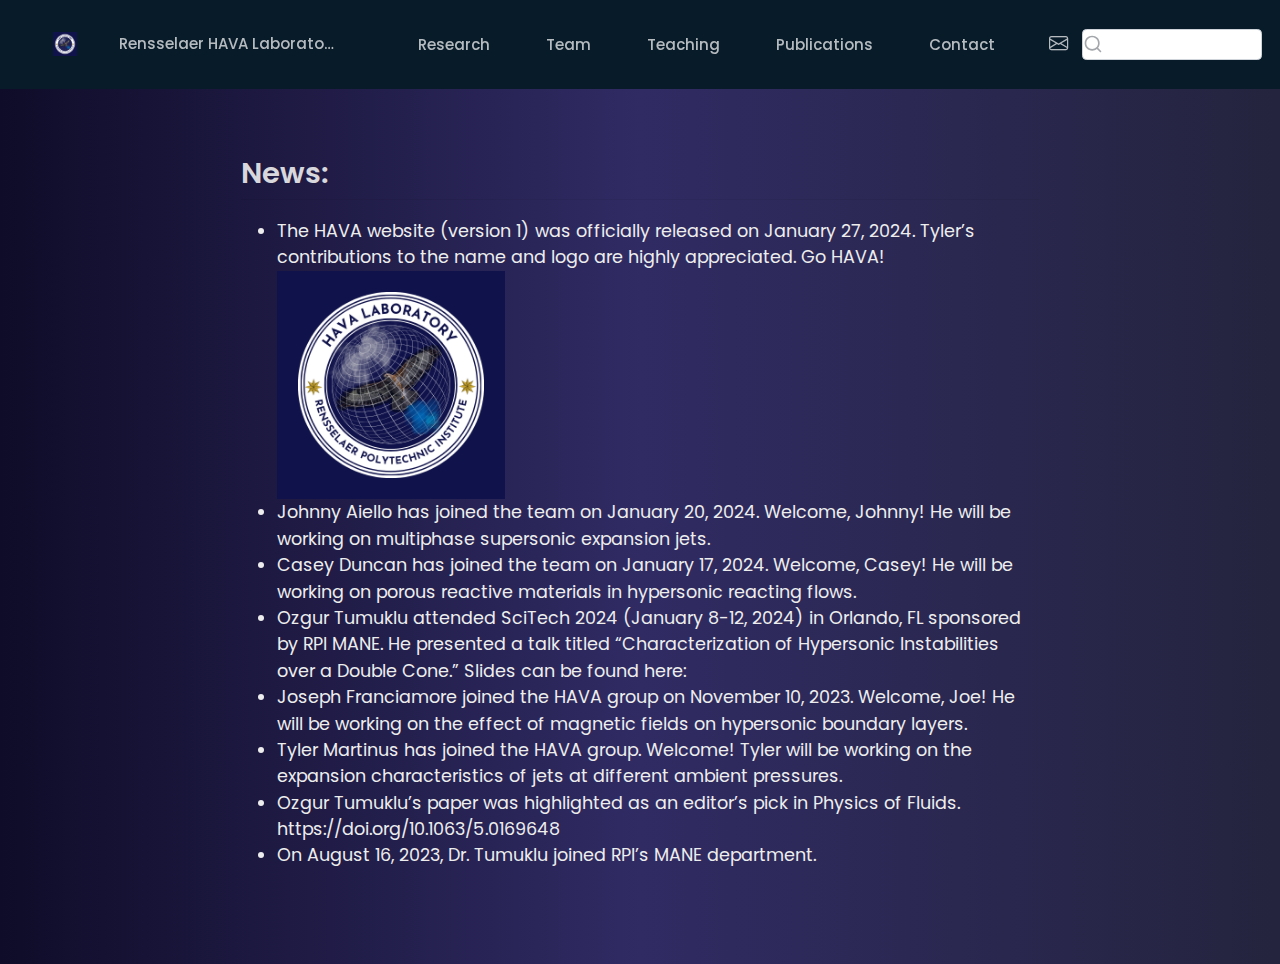
<file: docs/links/news.html>
<!DOCTYPE html>
<html xmlns="http://www.w3.org/1999/xhtml" lang="en" xml:lang="en"><head>

<meta charset="utf-8">
<meta name="generator" content="quarto-1.3.450">

<meta name="viewport" content="width=device-width, initial-scale=1.0, user-scalable=yes">


<title>Rensselaer HAVA Laboratory -</title>
<style>
code{white-space: pre-wrap;}
span.smallcaps{font-variant: small-caps;}
div.columns{display: flex; gap: min(4vw, 1.5em);}
div.column{flex: auto; overflow-x: auto;}
div.hanging-indent{margin-left: 1.5em; text-indent: -1.5em;}
ul.task-list{list-style: none;}
ul.task-list li input[type="checkbox"] {
  width: 0.8em;
  margin: 0 0.8em 0.2em -1em; /* quarto-specific, see https://github.com/quarto-dev/quarto-cli/issues/4556 */ 
  vertical-align: middle;
}
</style>


<script src="../site_libs/quarto-nav/quarto-nav.js"></script>
<script src="../site_libs/clipboard/clipboard.min.js"></script>
<script src="../site_libs/quarto-search/autocomplete.umd.js"></script>
<script src="../site_libs/quarto-search/fuse.min.js"></script>
<script src="../site_libs/quarto-search/quarto-search.js"></script>
<meta name="quarto:offset" content="../">
<link href="../img/favicon.png" rel="icon" type="image/png">
<script src="../site_libs/quarto-html/quarto.js"></script>
<script src="../site_libs/quarto-html/popper.min.js"></script>
<script src="../site_libs/quarto-html/tippy.umd.min.js"></script>
<script src="../site_libs/quarto-html/anchor.min.js"></script>
<link href="../site_libs/quarto-html/tippy.css" rel="stylesheet">
<link href="../site_libs/quarto-html/quarto-syntax-highlighting.css" rel="stylesheet" id="quarto-text-highlighting-styles">
<script src="../site_libs/bootstrap/bootstrap.min.js"></script>
<link href="../site_libs/bootstrap/bootstrap-icons.css" rel="stylesheet">
<link href="../site_libs/bootstrap/bootstrap.min.css" rel="stylesheet" id="quarto-bootstrap" data-mode="light">
<script id="quarto-search-options" type="application/json">{
  "location": "navbar",
  "copy-button": false,
  "collapse-after": 3,
  "panel-placement": "end",
  "type": "textbox",
  "limit": 20,
  "language": {
    "search-no-results-text": "No results",
    "search-matching-documents-text": "matching documents",
    "search-copy-link-title": "Copy link to search",
    "search-hide-matches-text": "Hide additional matches",
    "search-more-match-text": "more match in this document",
    "search-more-matches-text": "more matches in this document",
    "search-clear-button-title": "Clear",
    "search-detached-cancel-button-title": "Cancel",
    "search-submit-button-title": "Submit",
    "search-label": "Search"
  }
}</script>


</head>

<body class="nav-fixed fullcontent">

<div id="quarto-search-results"></div>
  <header id="quarto-header" class="headroom fixed-top">
    <nav class="navbar navbar-expand-lg navbar-dark ">
      <div class="navbar-container container-fluid">
      <div class="navbar-brand-container">
    <a href="../index.html" class="navbar-brand navbar-brand-logo">
    <img src="../img/logo_havalab.png" alt="" class="navbar-logo">
    </a>
    <a class="navbar-brand" href="../index.html">
    <span class="navbar-title">Rensselaer HAVA Laboratory</span>
    </a>
  </div>
            <div id="quarto-search" class="" title="Search"></div>
          <button class="navbar-toggler" type="button" data-bs-toggle="collapse" data-bs-target="#navbarCollapse" aria-controls="navbarCollapse" aria-expanded="false" aria-label="Toggle navigation" onclick="if (window.quartoToggleHeadroom) { window.quartoToggleHeadroom(); }">
  <span class="navbar-toggler-icon"></span>
</button>
          <div class="collapse navbar-collapse" id="navbarCollapse">
            <ul class="navbar-nav navbar-nav-scroll me-auto">
  <li class="nav-item">
    <a class="nav-link" href="../projects/index.html" rel="" target="">
 <span class="menu-text">Research</span></a>
  </li>  
  <li class="nav-item">
    <a class="nav-link" href="../team/team.html" rel="" target="">
 <span class="menu-text">Team</span></a>
  </li>  
  <li class="nav-item">
    <a class="nav-link" href="../teaching/index.html" rel="" target="">
 <span class="menu-text">Teaching</span></a>
  </li>  
  <li class="nav-item">
    <a class="nav-link" href="../publications/index.html" rel="" target="">
 <span class="menu-text">Publications</span></a>
  </li>  
  <li class="nav-item">
    <a class="nav-link" href="../contact/index.html" rel="" target="">
 <span class="menu-text">Contact</span></a>
  </li>  
</ul>
            <ul class="navbar-nav navbar-nav-scroll ms-auto">
  <li class="nav-item compact">
    <a class="nav-link" href="mailto:tumuko@rpi.edu" rel="" target=""><i class="bi bi-envelope" role="img" aria-label="email">
</i> 
 <span class="menu-text"></span></a>
  </li>  
</ul>
            <div class="quarto-navbar-tools">
</div>
          </div> <!-- /navcollapse -->
      </div> <!-- /container-fluid -->
    </nav>
</header>
<!-- content -->
<div id="quarto-content" class="quarto-container page-columns page-rows-contents page-layout-article page-navbar">
<!-- sidebar -->
<!-- margin-sidebar -->
    
<!-- main -->
<main class="content" id="quarto-document-content">



<link href="../html/pages.css" rel="stylesheet">
<section id="news" class="level2">
<h2 class="anchored" data-anchor-id="news">News:</h2>
<ul>
<li>The HAVA website (version 1) was officially released on January 27, 2024. Tyler’s contributions to the name and logo are highly appreciated. Go HAVA! <img src="../img/logo_havalab.png" style="height: 30%; width: 30%;"></li>
<li>Johnny Aiello has joined the team on January 20, 2024. Welcome, Johnny! He will be working on multiphase supersonic expansion jets.</li>
<li>Casey Duncan has joined the team on January 17, 2024. Welcome, Casey! He will be working on porous reactive materials in hypersonic reacting flows.</li>
<li>Ozgur Tumuklu attended SciTech 2024 (January 8-12, 2024) in Orlando, FL sponsored by RPI MANE. He presented a talk titled “Characterization of Hypersonic Instabilities over a Double Cone.” Slides can be found here:</li>
<li>Joseph Franciamore joined the HAVA group on November 10, 2023. Welcome, Joe! He will be working on the effect of magnetic fields on hypersonic boundary layers.</li>
<li>Tyler Martinus has joined the HAVA group. Welcome! Tyler will be working on the expansion characteristics of jets at different ambient pressures.</li>
<li>Ozgur Tumuklu’s paper was highlighted as an editor’s pick in Physics of Fluids. https://doi.org/10.1063/5.0169648</li>
<li>On August 16, 2023, Dr.&nbsp;Tumuklu joined RPI’s MANE department.</li>
</ul>


</section>

</main> <!-- /main -->
<script id="quarto-html-after-body" type="application/javascript">
window.document.addEventListener("DOMContentLoaded", function (event) {
  const toggleBodyColorMode = (bsSheetEl) => {
    const mode = bsSheetEl.getAttribute("data-mode");
    const bodyEl = window.document.querySelector("body");
    if (mode === "dark") {
      bodyEl.classList.add("quarto-dark");
      bodyEl.classList.remove("quarto-light");
    } else {
      bodyEl.classList.add("quarto-light");
      bodyEl.classList.remove("quarto-dark");
    }
  }
  const toggleBodyColorPrimary = () => {
    const bsSheetEl = window.document.querySelector("link#quarto-bootstrap");
    if (bsSheetEl) {
      toggleBodyColorMode(bsSheetEl);
    }
  }
  toggleBodyColorPrimary();  
  const icon = "";
  const anchorJS = new window.AnchorJS();
  anchorJS.options = {
    placement: 'right',
    icon: icon
  };
  anchorJS.add('.anchored');
  const isCodeAnnotation = (el) => {
    for (const clz of el.classList) {
      if (clz.startsWith('code-annotation-')) {                     
        return true;
      }
    }
    return false;
  }
  const clipboard = new window.ClipboardJS('.code-copy-button', {
    text: function(trigger) {
      const codeEl = trigger.previousElementSibling.cloneNode(true);
      for (const childEl of codeEl.children) {
        if (isCodeAnnotation(childEl)) {
          childEl.remove();
        }
      }
      return codeEl.innerText;
    }
  });
  clipboard.on('success', function(e) {
    // button target
    const button = e.trigger;
    // don't keep focus
    button.blur();
    // flash "checked"
    button.classList.add('code-copy-button-checked');
    var currentTitle = button.getAttribute("title");
    button.setAttribute("title", "Copied!");
    let tooltip;
    if (window.bootstrap) {
      button.setAttribute("data-bs-toggle", "tooltip");
      button.setAttribute("data-bs-placement", "left");
      button.setAttribute("data-bs-title", "Copied!");
      tooltip = new bootstrap.Tooltip(button, 
        { trigger: "manual", 
          customClass: "code-copy-button-tooltip",
          offset: [0, -8]});
      tooltip.show();    
    }
    setTimeout(function() {
      if (tooltip) {
        tooltip.hide();
        button.removeAttribute("data-bs-title");
        button.removeAttribute("data-bs-toggle");
        button.removeAttribute("data-bs-placement");
      }
      button.setAttribute("title", currentTitle);
      button.classList.remove('code-copy-button-checked');
    }, 1000);
    // clear code selection
    e.clearSelection();
  });
  function tippyHover(el, contentFn) {
    const config = {
      allowHTML: true,
      content: contentFn,
      maxWidth: 500,
      delay: 100,
      arrow: false,
      appendTo: function(el) {
          return el.parentElement;
      },
      interactive: true,
      interactiveBorder: 10,
      theme: 'quarto',
      placement: 'bottom-start'
    };
    window.tippy(el, config); 
  }
  const noterefs = window.document.querySelectorAll('a[role="doc-noteref"]');
  for (var i=0; i<noterefs.length; i++) {
    const ref = noterefs[i];
    tippyHover(ref, function() {
      // use id or data attribute instead here
      let href = ref.getAttribute('data-footnote-href') || ref.getAttribute('href');
      try { href = new URL(href).hash; } catch {}
      const id = href.replace(/^#\/?/, "");
      const note = window.document.getElementById(id);
      return note.innerHTML;
    });
  }
      let selectedAnnoteEl;
      const selectorForAnnotation = ( cell, annotation) => {
        let cellAttr = 'data-code-cell="' + cell + '"';
        let lineAttr = 'data-code-annotation="' +  annotation + '"';
        const selector = 'span[' + cellAttr + '][' + lineAttr + ']';
        return selector;
      }
      const selectCodeLines = (annoteEl) => {
        const doc = window.document;
        const targetCell = annoteEl.getAttribute("data-target-cell");
        const targetAnnotation = annoteEl.getAttribute("data-target-annotation");
        const annoteSpan = window.document.querySelector(selectorForAnnotation(targetCell, targetAnnotation));
        const lines = annoteSpan.getAttribute("data-code-lines").split(",");
        const lineIds = lines.map((line) => {
          return targetCell + "-" + line;
        })
        let top = null;
        let height = null;
        let parent = null;
        if (lineIds.length > 0) {
            //compute the position of the single el (top and bottom and make a div)
            const el = window.document.getElementById(lineIds[0]);
            top = el.offsetTop;
            height = el.offsetHeight;
            parent = el.parentElement.parentElement;
          if (lineIds.length > 1) {
            const lastEl = window.document.getElementById(lineIds[lineIds.length - 1]);
            const bottom = lastEl.offsetTop + lastEl.offsetHeight;
            height = bottom - top;
          }
          if (top !== null && height !== null && parent !== null) {
            // cook up a div (if necessary) and position it 
            let div = window.document.getElementById("code-annotation-line-highlight");
            if (div === null) {
              div = window.document.createElement("div");
              div.setAttribute("id", "code-annotation-line-highlight");
              div.style.position = 'absolute';
              parent.appendChild(div);
            }
            div.style.top = top - 2 + "px";
            div.style.height = height + 4 + "px";
            let gutterDiv = window.document.getElementById("code-annotation-line-highlight-gutter");
            if (gutterDiv === null) {
              gutterDiv = window.document.createElement("div");
              gutterDiv.setAttribute("id", "code-annotation-line-highlight-gutter");
              gutterDiv.style.position = 'absolute';
              const codeCell = window.document.getElementById(targetCell);
              const gutter = codeCell.querySelector('.code-annotation-gutter');
              gutter.appendChild(gutterDiv);
            }
            gutterDiv.style.top = top - 2 + "px";
            gutterDiv.style.height = height + 4 + "px";
          }
          selectedAnnoteEl = annoteEl;
        }
      };
      const unselectCodeLines = () => {
        const elementsIds = ["code-annotation-line-highlight", "code-annotation-line-highlight-gutter"];
        elementsIds.forEach((elId) => {
          const div = window.document.getElementById(elId);
          if (div) {
            div.remove();
          }
        });
        selectedAnnoteEl = undefined;
      };
      // Attach click handler to the DT
      const annoteDls = window.document.querySelectorAll('dt[data-target-cell]');
      for (const annoteDlNode of annoteDls) {
        annoteDlNode.addEventListener('click', (event) => {
          const clickedEl = event.target;
          if (clickedEl !== selectedAnnoteEl) {
            unselectCodeLines();
            const activeEl = window.document.querySelector('dt[data-target-cell].code-annotation-active');
            if (activeEl) {
              activeEl.classList.remove('code-annotation-active');
            }
            selectCodeLines(clickedEl);
            clickedEl.classList.add('code-annotation-active');
          } else {
            // Unselect the line
            unselectCodeLines();
            clickedEl.classList.remove('code-annotation-active');
          }
        });
      }
  const findCites = (el) => {
    const parentEl = el.parentElement;
    if (parentEl) {
      const cites = parentEl.dataset.cites;
      if (cites) {
        return {
          el,
          cites: cites.split(' ')
        };
      } else {
        return findCites(el.parentElement)
      }
    } else {
      return undefined;
    }
  };
  var bibliorefs = window.document.querySelectorAll('a[role="doc-biblioref"]');
  for (var i=0; i<bibliorefs.length; i++) {
    const ref = bibliorefs[i];
    const citeInfo = findCites(ref);
    if (citeInfo) {
      tippyHover(citeInfo.el, function() {
        var popup = window.document.createElement('div');
        citeInfo.cites.forEach(function(cite) {
          var citeDiv = window.document.createElement('div');
          citeDiv.classList.add('hanging-indent');
          citeDiv.classList.add('csl-entry');
          var biblioDiv = window.document.getElementById('ref-' + cite);
          if (biblioDiv) {
            citeDiv.innerHTML = biblioDiv.innerHTML;
          }
          popup.appendChild(citeDiv);
        });
        return popup.innerHTML;
      });
    }
  }
});
</script>
</div> <!-- /content -->



</body></html>
</file>
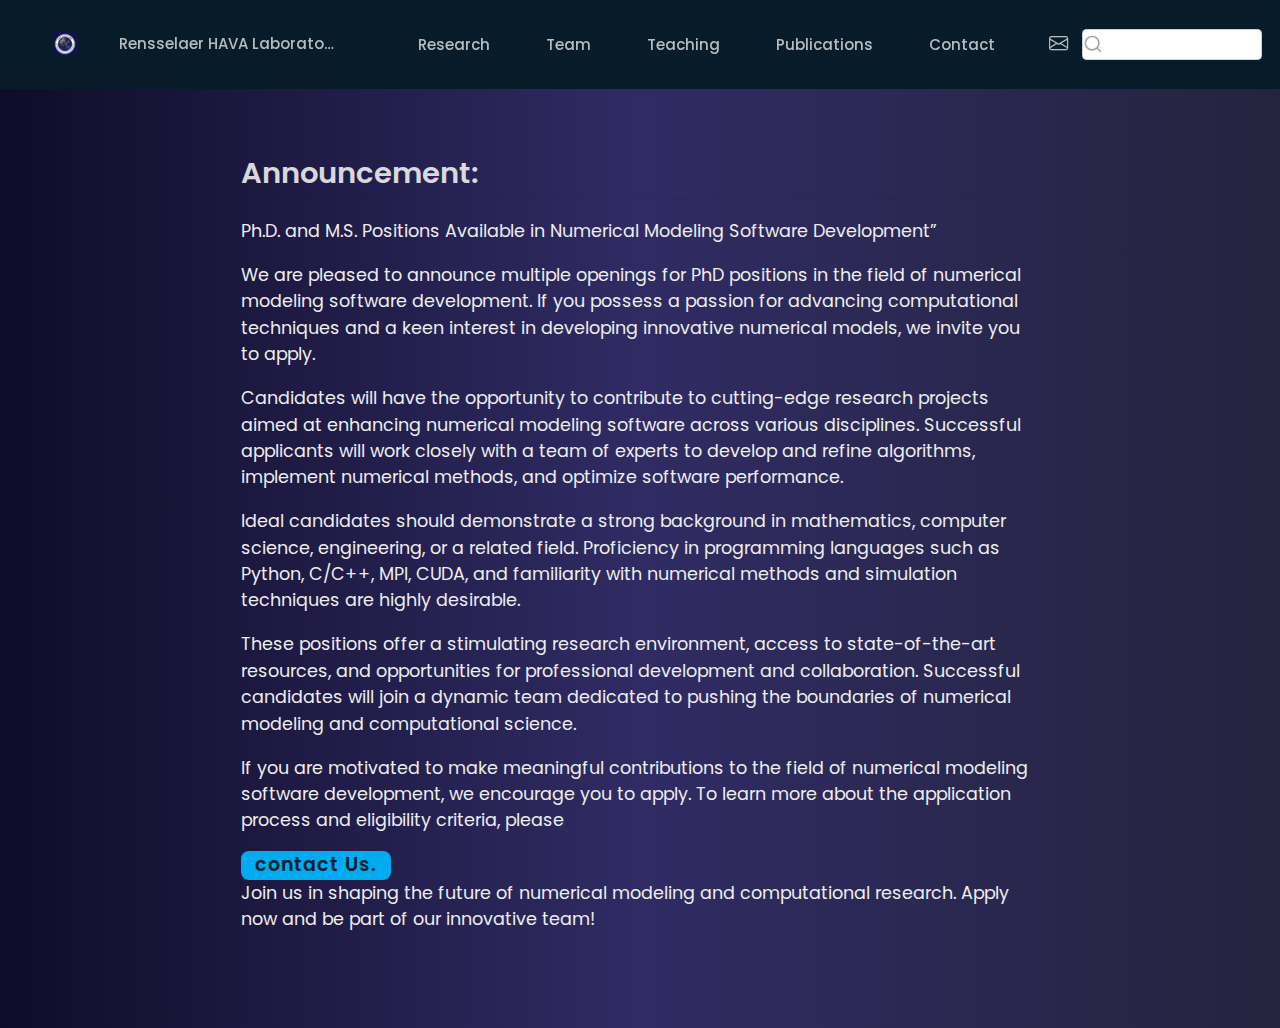
<file: docs/links/openings.html>
<!DOCTYPE html>
<html xmlns="http://www.w3.org/1999/xhtml" lang="en" xml:lang="en"><head>

<meta charset="utf-8">
<meta name="generator" content="quarto-1.3.450">

<meta name="viewport" content="width=device-width, initial-scale=1.0, user-scalable=yes">


<title>Rensselaer HAVA Laboratory -</title>
<style>
code{white-space: pre-wrap;}
span.smallcaps{font-variant: small-caps;}
div.columns{display: flex; gap: min(4vw, 1.5em);}
div.column{flex: auto; overflow-x: auto;}
div.hanging-indent{margin-left: 1.5em; text-indent: -1.5em;}
ul.task-list{list-style: none;}
ul.task-list li input[type="checkbox"] {
  width: 0.8em;
  margin: 0 0.8em 0.2em -1em; /* quarto-specific, see https://github.com/quarto-dev/quarto-cli/issues/4556 */ 
  vertical-align: middle;
}
</style>


<script src="../site_libs/quarto-nav/quarto-nav.js"></script>
<script src="../site_libs/clipboard/clipboard.min.js"></script>
<script src="../site_libs/quarto-search/autocomplete.umd.js"></script>
<script src="../site_libs/quarto-search/fuse.min.js"></script>
<script src="../site_libs/quarto-search/quarto-search.js"></script>
<meta name="quarto:offset" content="../">
<link href="../img/favicon.png" rel="icon" type="image/png">
<script src="../site_libs/quarto-html/quarto.js"></script>
<script src="../site_libs/quarto-html/popper.min.js"></script>
<script src="../site_libs/quarto-html/tippy.umd.min.js"></script>
<script src="../site_libs/quarto-html/anchor.min.js"></script>
<link href="../site_libs/quarto-html/tippy.css" rel="stylesheet">
<link href="../site_libs/quarto-html/quarto-syntax-highlighting.css" rel="stylesheet" id="quarto-text-highlighting-styles">
<script src="../site_libs/bootstrap/bootstrap.min.js"></script>
<link href="../site_libs/bootstrap/bootstrap-icons.css" rel="stylesheet">
<link href="../site_libs/bootstrap/bootstrap.min.css" rel="stylesheet" id="quarto-bootstrap" data-mode="light">
<script id="quarto-search-options" type="application/json">{
  "location": "navbar",
  "copy-button": false,
  "collapse-after": 3,
  "panel-placement": "end",
  "type": "textbox",
  "limit": 20,
  "language": {
    "search-no-results-text": "No results",
    "search-matching-documents-text": "matching documents",
    "search-copy-link-title": "Copy link to search",
    "search-hide-matches-text": "Hide additional matches",
    "search-more-match-text": "more match in this document",
    "search-more-matches-text": "more matches in this document",
    "search-clear-button-title": "Clear",
    "search-detached-cancel-button-title": "Cancel",
    "search-submit-button-title": "Submit",
    "search-label": "Search"
  }
}</script>


</head>

<body class="nav-fixed fullcontent">

<div id="quarto-search-results"></div>
  <header id="quarto-header" class="headroom fixed-top">
    <nav class="navbar navbar-expand-lg navbar-dark ">
      <div class="navbar-container container-fluid">
      <div class="navbar-brand-container">
    <a href="../index.html" class="navbar-brand navbar-brand-logo">
    <img src="../img/logo_havalab.png" alt="" class="navbar-logo">
    </a>
    <a class="navbar-brand" href="../index.html">
    <span class="navbar-title">Rensselaer HAVA Laboratory</span>
    </a>
  </div>
            <div id="quarto-search" class="" title="Search"></div>
          <button class="navbar-toggler" type="button" data-bs-toggle="collapse" data-bs-target="#navbarCollapse" aria-controls="navbarCollapse" aria-expanded="false" aria-label="Toggle navigation" onclick="if (window.quartoToggleHeadroom) { window.quartoToggleHeadroom(); }">
  <span class="navbar-toggler-icon"></span>
</button>
          <div class="collapse navbar-collapse" id="navbarCollapse">
            <ul class="navbar-nav navbar-nav-scroll me-auto">
  <li class="nav-item">
    <a class="nav-link" href="../projects/index.html" rel="" target="">
 <span class="menu-text">Research</span></a>
  </li>  
  <li class="nav-item">
    <a class="nav-link" href="../team/team.html" rel="" target="">
 <span class="menu-text">Team</span></a>
  </li>  
  <li class="nav-item">
    <a class="nav-link" href="../teaching/index.html" rel="" target="">
 <span class="menu-text">Teaching</span></a>
  </li>  
  <li class="nav-item">
    <a class="nav-link" href="../publications/index.html" rel="" target="">
 <span class="menu-text">Publications</span></a>
  </li>  
  <li class="nav-item">
    <a class="nav-link" href="../contact/index.html" rel="" target="">
 <span class="menu-text">Contact</span></a>
  </li>  
</ul>
            <ul class="navbar-nav navbar-nav-scroll ms-auto">
  <li class="nav-item compact">
    <a class="nav-link" href="mailto:tumuko@rpi.edu" rel="" target=""><i class="bi bi-envelope" role="img" aria-label="email">
</i> 
 <span class="menu-text"></span></a>
  </li>  
</ul>
            <div class="quarto-navbar-tools">
</div>
          </div> <!-- /navcollapse -->
      </div> <!-- /container-fluid -->
    </nav>
</header>
<!-- content -->
<div id="quarto-content" class="quarto-container page-columns page-rows-contents page-layout-article page-navbar">
<!-- sidebar -->
<!-- margin-sidebar -->
    
<!-- main -->
<main class="content" id="quarto-document-content">



<link href="../html/pages.css" rel="stylesheet">
<section id="announcement" class="level2">
<h2 class="anchored" data-anchor-id="announcement">Announcement:</h2>
<p>Ph.D.&nbsp;and M.S. Positions Available in Numerical Modeling Software Development”</p>
<p>We are pleased to announce multiple openings for PhD positions in the field of numerical modeling software development. If you possess a passion for advancing computational techniques and a keen interest in developing innovative numerical models, we invite you to apply.</p>
<p>Candidates will have the opportunity to contribute to cutting-edge research projects aimed at enhancing numerical modeling software across various disciplines. Successful applicants will work closely with a team of experts to develop and refine algorithms, implement numerical methods, and optimize software performance.</p>
<p>Ideal candidates should demonstrate a strong background in mathematics, computer science, engineering, or a related field. Proficiency in programming languages such as Python, C/C++, MPI, CUDA, and familiarity with numerical methods and simulation techniques are highly desirable.</p>
<p>These positions offer a stimulating research environment, access to state-of-the-art resources, and opportunities for professional development and collaboration. Successful candidates will join a dynamic team dedicated to pushing the boundaries of numerical modeling and computational science.</p>
<p>If you are motivated to make meaningful contributions to the field of numerical modeling software development, we encourage you to apply. To learn more about the application process and eligibility criteria, please</p>
            <div class="btn-box">
               <a href="../contact/index.html">contact Us.</a>
            </div>
<p>Join us in shaping the future of numerical modeling and computational research. Apply now and be part of our innovative team!</p>


</section>

</main> <!-- /main -->
<script id="quarto-html-after-body" type="application/javascript">
window.document.addEventListener("DOMContentLoaded", function (event) {
  const toggleBodyColorMode = (bsSheetEl) => {
    const mode = bsSheetEl.getAttribute("data-mode");
    const bodyEl = window.document.querySelector("body");
    if (mode === "dark") {
      bodyEl.classList.add("quarto-dark");
      bodyEl.classList.remove("quarto-light");
    } else {
      bodyEl.classList.add("quarto-light");
      bodyEl.classList.remove("quarto-dark");
    }
  }
  const toggleBodyColorPrimary = () => {
    const bsSheetEl = window.document.querySelector("link#quarto-bootstrap");
    if (bsSheetEl) {
      toggleBodyColorMode(bsSheetEl);
    }
  }
  toggleBodyColorPrimary();  
  const icon = "";
  const anchorJS = new window.AnchorJS();
  anchorJS.options = {
    placement: 'right',
    icon: icon
  };
  anchorJS.add('.anchored');
  const isCodeAnnotation = (el) => {
    for (const clz of el.classList) {
      if (clz.startsWith('code-annotation-')) {                     
        return true;
      }
    }
    return false;
  }
  const clipboard = new window.ClipboardJS('.code-copy-button', {
    text: function(trigger) {
      const codeEl = trigger.previousElementSibling.cloneNode(true);
      for (const childEl of codeEl.children) {
        if (isCodeAnnotation(childEl)) {
          childEl.remove();
        }
      }
      return codeEl.innerText;
    }
  });
  clipboard.on('success', function(e) {
    // button target
    const button = e.trigger;
    // don't keep focus
    button.blur();
    // flash "checked"
    button.classList.add('code-copy-button-checked');
    var currentTitle = button.getAttribute("title");
    button.setAttribute("title", "Copied!");
    let tooltip;
    if (window.bootstrap) {
      button.setAttribute("data-bs-toggle", "tooltip");
      button.setAttribute("data-bs-placement", "left");
      button.setAttribute("data-bs-title", "Copied!");
      tooltip = new bootstrap.Tooltip(button, 
        { trigger: "manual", 
          customClass: "code-copy-button-tooltip",
          offset: [0, -8]});
      tooltip.show();    
    }
    setTimeout(function() {
      if (tooltip) {
        tooltip.hide();
        button.removeAttribute("data-bs-title");
        button.removeAttribute("data-bs-toggle");
        button.removeAttribute("data-bs-placement");
      }
      button.setAttribute("title", currentTitle);
      button.classList.remove('code-copy-button-checked');
    }, 1000);
    // clear code selection
    e.clearSelection();
  });
  function tippyHover(el, contentFn) {
    const config = {
      allowHTML: true,
      content: contentFn,
      maxWidth: 500,
      delay: 100,
      arrow: false,
      appendTo: function(el) {
          return el.parentElement;
      },
      interactive: true,
      interactiveBorder: 10,
      theme: 'quarto',
      placement: 'bottom-start'
    };
    window.tippy(el, config); 
  }
  const noterefs = window.document.querySelectorAll('a[role="doc-noteref"]');
  for (var i=0; i<noterefs.length; i++) {
    const ref = noterefs[i];
    tippyHover(ref, function() {
      // use id or data attribute instead here
      let href = ref.getAttribute('data-footnote-href') || ref.getAttribute('href');
      try { href = new URL(href).hash; } catch {}
      const id = href.replace(/^#\/?/, "");
      const note = window.document.getElementById(id);
      return note.innerHTML;
    });
  }
      let selectedAnnoteEl;
      const selectorForAnnotation = ( cell, annotation) => {
        let cellAttr = 'data-code-cell="' + cell + '"';
        let lineAttr = 'data-code-annotation="' +  annotation + '"';
        const selector = 'span[' + cellAttr + '][' + lineAttr + ']';
        return selector;
      }
      const selectCodeLines = (annoteEl) => {
        const doc = window.document;
        const targetCell = annoteEl.getAttribute("data-target-cell");
        const targetAnnotation = annoteEl.getAttribute("data-target-annotation");
        const annoteSpan = window.document.querySelector(selectorForAnnotation(targetCell, targetAnnotation));
        const lines = annoteSpan.getAttribute("data-code-lines").split(",");
        const lineIds = lines.map((line) => {
          return targetCell + "-" + line;
        })
        let top = null;
        let height = null;
        let parent = null;
        if (lineIds.length > 0) {
            //compute the position of the single el (top and bottom and make a div)
            const el = window.document.getElementById(lineIds[0]);
            top = el.offsetTop;
            height = el.offsetHeight;
            parent = el.parentElement.parentElement;
          if (lineIds.length > 1) {
            const lastEl = window.document.getElementById(lineIds[lineIds.length - 1]);
            const bottom = lastEl.offsetTop + lastEl.offsetHeight;
            height = bottom - top;
          }
          if (top !== null && height !== null && parent !== null) {
            // cook up a div (if necessary) and position it 
            let div = window.document.getElementById("code-annotation-line-highlight");
            if (div === null) {
              div = window.document.createElement("div");
              div.setAttribute("id", "code-annotation-line-highlight");
              div.style.position = 'absolute';
              parent.appendChild(div);
            }
            div.style.top = top - 2 + "px";
            div.style.height = height + 4 + "px";
            let gutterDiv = window.document.getElementById("code-annotation-line-highlight-gutter");
            if (gutterDiv === null) {
              gutterDiv = window.document.createElement("div");
              gutterDiv.setAttribute("id", "code-annotation-line-highlight-gutter");
              gutterDiv.style.position = 'absolute';
              const codeCell = window.document.getElementById(targetCell);
              const gutter = codeCell.querySelector('.code-annotation-gutter');
              gutter.appendChild(gutterDiv);
            }
            gutterDiv.style.top = top - 2 + "px";
            gutterDiv.style.height = height + 4 + "px";
          }
          selectedAnnoteEl = annoteEl;
        }
      };
      const unselectCodeLines = () => {
        const elementsIds = ["code-annotation-line-highlight", "code-annotation-line-highlight-gutter"];
        elementsIds.forEach((elId) => {
          const div = window.document.getElementById(elId);
          if (div) {
            div.remove();
          }
        });
        selectedAnnoteEl = undefined;
      };
      // Attach click handler to the DT
      const annoteDls = window.document.querySelectorAll('dt[data-target-cell]');
      for (const annoteDlNode of annoteDls) {
        annoteDlNode.addEventListener('click', (event) => {
          const clickedEl = event.target;
          if (clickedEl !== selectedAnnoteEl) {
            unselectCodeLines();
            const activeEl = window.document.querySelector('dt[data-target-cell].code-annotation-active');
            if (activeEl) {
              activeEl.classList.remove('code-annotation-active');
            }
            selectCodeLines(clickedEl);
            clickedEl.classList.add('code-annotation-active');
          } else {
            // Unselect the line
            unselectCodeLines();
            clickedEl.classList.remove('code-annotation-active');
          }
        });
      }
  const findCites = (el) => {
    const parentEl = el.parentElement;
    if (parentEl) {
      const cites = parentEl.dataset.cites;
      if (cites) {
        return {
          el,
          cites: cites.split(' ')
        };
      } else {
        return findCites(el.parentElement)
      }
    } else {
      return undefined;
    }
  };
  var bibliorefs = window.document.querySelectorAll('a[role="doc-biblioref"]');
  for (var i=0; i<bibliorefs.length; i++) {
    const ref = bibliorefs[i];
    const citeInfo = findCites(ref);
    if (citeInfo) {
      tippyHover(citeInfo.el, function() {
        var popup = window.document.createElement('div');
        citeInfo.cites.forEach(function(cite) {
          var citeDiv = window.document.createElement('div');
          citeDiv.classList.add('hanging-indent');
          citeDiv.classList.add('csl-entry');
          var biblioDiv = window.document.getElementById('ref-' + cite);
          if (biblioDiv) {
            citeDiv.innerHTML = biblioDiv.innerHTML;
          }
          popup.appendChild(citeDiv);
        });
        return popup.innerHTML;
      });
    }
  }
});
</script>
</div> <!-- /content -->



</body></html>
</file>
<file: docs/site_libs/quarto-html/tippy.css>
.tippy-box[data-animation=fade][data-state=hidden]{opacity:0}[data-tippy-root]{max-width:calc(100vw - 10px)}.tippy-box{position:relative;background-color:#333;color:#fff;border-radius:4px;font-size:14px;line-height:1.4;white-space:normal;outline:0;transition-property:transform,visibility,opacity}.tippy-box[data-placement^=top]>.tippy-arrow{bottom:0}.tippy-box[data-placement^=top]>.tippy-arrow:before{bottom:-7px;left:0;border-width:8px 8px 0;border-top-color:initial;transform-origin:center top}.tippy-box[data-placement^=bottom]>.tippy-arrow{top:0}.tippy-box[data-placement^=bottom]>.tippy-arrow:before{top:-7px;left:0;border-width:0 8px 8px;border-bottom-color:initial;transform-origin:center bottom}.tippy-box[data-placement^=left]>.tippy-arrow{right:0}.tippy-box[data-placement^=left]>.tippy-arrow:before{border-width:8px 0 8px 8px;border-left-color:initial;right:-7px;transform-origin:center left}.tippy-box[data-placement^=right]>.tippy-arrow{left:0}.tippy-box[data-placement^=right]>.tippy-arrow:before{left:-7px;border-width:8px 8px 8px 0;border-right-color:initial;transform-origin:center right}.tippy-box[data-inertia][data-state=visible]{transition-timing-function:cubic-bezier(.54,1.5,.38,1.11)}.tippy-arrow{width:16px;height:16px;color:#333}.tippy-arrow:before{content:"";position:absolute;border-color:transparent;border-style:solid}.tippy-content{position:relative;padding:5px 9px;z-index:1}
</file>
<file: docs/site_libs/quarto-html/quarto-syntax-highlighting.css>
/* quarto syntax highlight colors */
:root {
  --quarto-hl-ot-color: #003B4F;
  --quarto-hl-at-color: #657422;
  --quarto-hl-ss-color: #20794D;
  --quarto-hl-an-color: #5E5E5E;
  --quarto-hl-fu-color: #4758AB;
  --quarto-hl-st-color: #20794D;
  --quarto-hl-cf-color: #003B4F;
  --quarto-hl-op-color: #5E5E5E;
  --quarto-hl-er-color: #AD0000;
  --quarto-hl-bn-color: #AD0000;
  --quarto-hl-al-color: #AD0000;
  --quarto-hl-va-color: #111111;
  --quarto-hl-bu-color: inherit;
  --quarto-hl-ex-color: inherit;
  --quarto-hl-pp-color: #AD0000;
  --quarto-hl-in-color: #5E5E5E;
  --quarto-hl-vs-color: #20794D;
  --quarto-hl-wa-color: #5E5E5E;
  --quarto-hl-do-color: #5E5E5E;
  --quarto-hl-im-color: #00769E;
  --quarto-hl-ch-color: #20794D;
  --quarto-hl-dt-color: #AD0000;
  --quarto-hl-fl-color: #AD0000;
  --quarto-hl-co-color: #5E5E5E;
  --quarto-hl-cv-color: #5E5E5E;
  --quarto-hl-cn-color: #8f5902;
  --quarto-hl-sc-color: #5E5E5E;
  --quarto-hl-dv-color: #AD0000;
  --quarto-hl-kw-color: #003B4F;
}

/* other quarto variables */
:root {
  --quarto-font-monospace: SFMono-Regular, Menlo, Monaco, Consolas, "Liberation Mono", "Courier New", monospace;
}

pre > code.sourceCode > span {
  color: #003B4F;
}

code span {
  color: #003B4F;
}

code.sourceCode > span {
  color: #003B4F;
}

div.sourceCode,
div.sourceCode pre.sourceCode {
  color: #003B4F;
}

code span.ot {
  color: #003B4F;
  font-style: inherit;
}

code span.at {
  color: #657422;
  font-style: inherit;
}

code span.ss {
  color: #20794D;
  font-style: inherit;
}

code span.an {
  color: #5E5E5E;
  font-style: inherit;
}

code span.fu {
  color: #4758AB;
  font-style: inherit;
}

code span.st {
  color: #20794D;
  font-style: inherit;
}

code span.cf {
  color: #003B4F;
  font-style: inherit;
}

code span.op {
  color: #5E5E5E;
  font-style: inherit;
}

code span.er {
  color: #AD0000;
  font-style: inherit;
}

code span.bn {
  color: #AD0000;
  font-style: inherit;
}

code span.al {
  color: #AD0000;
  font-style: inherit;
}

code span.va {
  color: #111111;
  font-style: inherit;
}

code span.bu {
  font-style: inherit;
}

code span.ex {
  font-style: inherit;
}

code span.pp {
  color: #AD0000;
  font-style: inherit;
}

code span.in {
  color: #5E5E5E;
  font-style: inherit;
}

code span.vs {
  color: #20794D;
  font-style: inherit;
}

code span.wa {
  color: #5E5E5E;
  font-style: italic;
}

code span.do {
  color: #5E5E5E;
  font-style: italic;
}

code span.im {
  color: #00769E;
  font-style: inherit;
}

code span.ch {
  color: #20794D;
  font-style: inherit;
}

code span.dt {
  color: #AD0000;
  font-style: inherit;
}

code span.fl {
  color: #AD0000;
  font-style: inherit;
}

code span.co {
  color: #5E5E5E;
  font-style: inherit;
}

code span.cv {
  color: #5E5E5E;
  font-style: italic;
}

code span.cn {
  color: #8f5902;
  font-style: inherit;
}

code span.sc {
  color: #5E5E5E;
  font-style: inherit;
}

code span.dv {
  color: #AD0000;
  font-style: inherit;
}

code span.kw {
  color: #003B4F;
  font-style: inherit;
}

.prevent-inlining {
  content: "</";
}

/*# sourceMappingURL=debc5d5d77c3f9108843748ff7464032.css.map */
</file>
<file: docs/html/landing.css>
body {
  background-image: url("../img/home.png");
  #background-image: linear-gradient(to right, #0f0c29, #302b63, #24243e);
  #background-repeat: repeat-x;
  color: #ededed; 
  #background-repeat: repeat-y;

}

body {
  background-image: linear-gradient(to right bottom, rgba(15, 12, 41, 0.7), rgba(48, 43, 99, 0.01)), url("../img/home.jpeg");
  background-size: cover;
  background-repeat: no-repeat;
  background-attachment: fixed; 
  color: #ededed; 

}


.home-content btn-box{
   display:flex;
   justify-content: space-between;
   width: 345px;
   height: 50px;
   background: yellowgreen;
}
.btn-box a {
    position: relative;
    display: inline-flex;
    justify-content: center;
    align-items: center;
    width: 150px;
    height: 100%;
    background: #00abf0;
    border: 2px solid 00abf0;
    border-radius: 8px;
    font-size: 19px;
    color: #081b29;
    text-decoration: none;
    font-weight: 600;
    letter-spacing: 1px;
    z-index: 1;
    overflow: hidden;
    transition: .5s;
}

.btn-box a:hover {
    color: #00abf0;
}

.btn-box a:nth-child(2) {
    background: transparent;
    color: #00abf0;
}


.btn-box a::before{
content: '';
position: absolute;
top: 0;
left: 0;
width: 0;
height: 100%;
background:#081b29;
z-index: -1;
transition: .5s;
}

.btn-box a:hover::before{
    width: 100%;
}

.home-sci{
    position: absolute;
    right: 120px;
    bottom: 40px;
    width: 170px;
    display: flex;
    justify-content: space-between;
}

.home-sci a {
    position: relative;
    display: inline-flex;
    justify-content: center;
    align-items: center;
    width: 40px;
    height: 40px;
    background: transparent;
    border: 2px solid #00abf0;
    border-radius: 50%;
    font-size: 20px;
    color: #00abf0;
    text-decoration: none;
    z-index: 1;
    overflow: hidden;
    transition: .5s;
}

.home-sci a:hover{
    color: #081b29;
}


.home-sci a::before {
    content: '';
    position: absolute;
    top: 0;
    left: 0;
    width: 0;
    height: 100%;
    background: #00abf0;
    z-index: -1;
    transition: .5s;
}

.home-sci a:hover:: before {
    width: 100%;
}
</file>
<file: docs/html/pages.css>
@import url('https://fonts.googleapis.com/css2?family=Poppins:wght@300;400;500;600;700;800;900&display=swap');
*{
margin: 0;
padding: 0;
box-sizing: border-box;
font-family: 'Poppins', sans-serif;
}

body {
  background-image: linear-gradient(to right, #0f0c29, #302b63, #24243e);
  color: #ededed;
  background-repeat: repeat-y;
 
}

.header{
    position: fixed;
    top: 0; 
    left: 0;
    width: 100%;
    padding: 20px 10%;
    background: transparent;
    display: flex;
    justify-content: space-between;
    align-items: center;
    z-index: 100;
}

.logo{
    position: relative;
    front-size: 25 px;
    color: #ededed;
    text-decoration: none;
    font-weight: 600;

}

.logo::before {
    content: '';
    position: absolute;
    top: 0; 
    right: 0;
    width: 100%;
    height: 100%;
    background:#081b29;
    animation: showRight 1s ease forwards;
    animation-delay: .4s;
}
.navbar a{
    font-size:15px;
    color: #ededed;
    text-decoration: none;
    font-weight: 500;
    margin-left:35px;
    transition: .3s;
}

.navbar a:hover,
.navbar a.active{
    color: #00abf0;
}
.home {
    height: 100vh;
    background: url('') no-repeat;
    background-size: cover;
    background-position: center;
    display: flex;
    align-items: center;
    padding: 0 10%;

}

.home-content{
    front-size: 600 px;

}

.home-content h1{
    front-size: 56px;
    front-weight: 700;
}

.home-content h3{
    front-size: 32px;
    front-weight: 700;
    color: #00abf0;
}

.home-content p{
    front-size: 16px;
    front-weight: 700;
    color: #00abf0;
}

.home-content btn-box{
   display:flex;
   justify-content: space-between;
   width: 345px;
   height: 50px;
   background: yellowgreen;
}
.btn-box a {
    position: relative;
    display: inline-flex;
    justify-content: center;
    align-items: center; 
    width: 150px;
    height: 100%;
    background: #00abf0;
    border: 2px solid 00abf0;
    border-radius: 8px;
    font-size: 19px;
    color: #081b29;
    text-decoration: none;
    font-weight: 600;
    letter-spacing: 1px;
    z-index: 1;
    overflow: hidden;
    transition: .5s;
}

.btn-box a:hover {
    color: #00abf0;
}

.btn-box a:nth-child(2) {
    background: transparent;
    color: #00abf0;
}


.btn-box a:nth-child(2):hover {
    color: #081b29;
}


.btn-box a:nth-child(2)::before {
    background: transparent;
    color: #00abf0;
}

.btn-box a::before{
content: '';
position: absolute;
top: 0;
left: 0;
width: 0;
height: 100%;
background:#081b29; 
z-index: -1;
transition: .5s;
}

.btn-box a:hover::before{
    width: 100%;
}

.home-sci{
    position: absolute;
    display: flex;
    justify-content: space-between;
}

.home-sci a {
    position: relative;
    display: inline-flex;
    justify-content: center;
    align-items: center;
    width: 40px;
    height: 40px;
    background: transparent;
    border: 2px solid #00abf0;
    border-radius: 50%;
    font-size: 20px;
    color: #00abf0;
    text-decoration: none;
    z-index: 1;
    overflow: hidden;
    transition: .5s;
}

.home-sci a:hover{
    color: #081b29;
}


.home-sci a::before {
    content: '';
    position: absolute;
    top: 0;
    left: 0;
    width: 0;
    height: 100%;
    background: #00abf0;
    z-index: -1;
    transition: .5s;
}

.home-sci a:hover:: before {
    width: 100%;
}

.home-imgHover {
    position: absolute;
    top: 0;
    right: 30px;
    width: 900px;
    height: 100%;
    background: transparent;
    transition: 3s;
}
.home-imgHover:hover{
    background: #081b29;
    opacity: .8;

}
/*KEYFRAMES ANIMATION */
@keyframes showRight{
    100% {
        width: 0;
    }
}

.container {
    position: relative;
    top: 170px; /* Adjust top margin as needed */
    left: 190px; /* Adjust left margin as needed */
    right: 100px; /* Adjust left margin as needed */

  }
  
  #scrolling-text {

    position: fixed;
    top: 0px; /* Adjust top margin as needed */
    left: 0px; /* Adjust left margin as needed */
    right: 0px; /* Adjust left margin as needed */
    width: calc(100% - 100px); /* Adjust width accounting for margins */
    background-color: rgba(0, 0, 0, 0.8);
    color: white;
    padding: 10px;
    border-radius: 5px;
    z-index: 1000;
    display: none;
  }
  
  .hidden {
    display: none;
  }
  
  .visible {
    display: block;
  }
</file>
